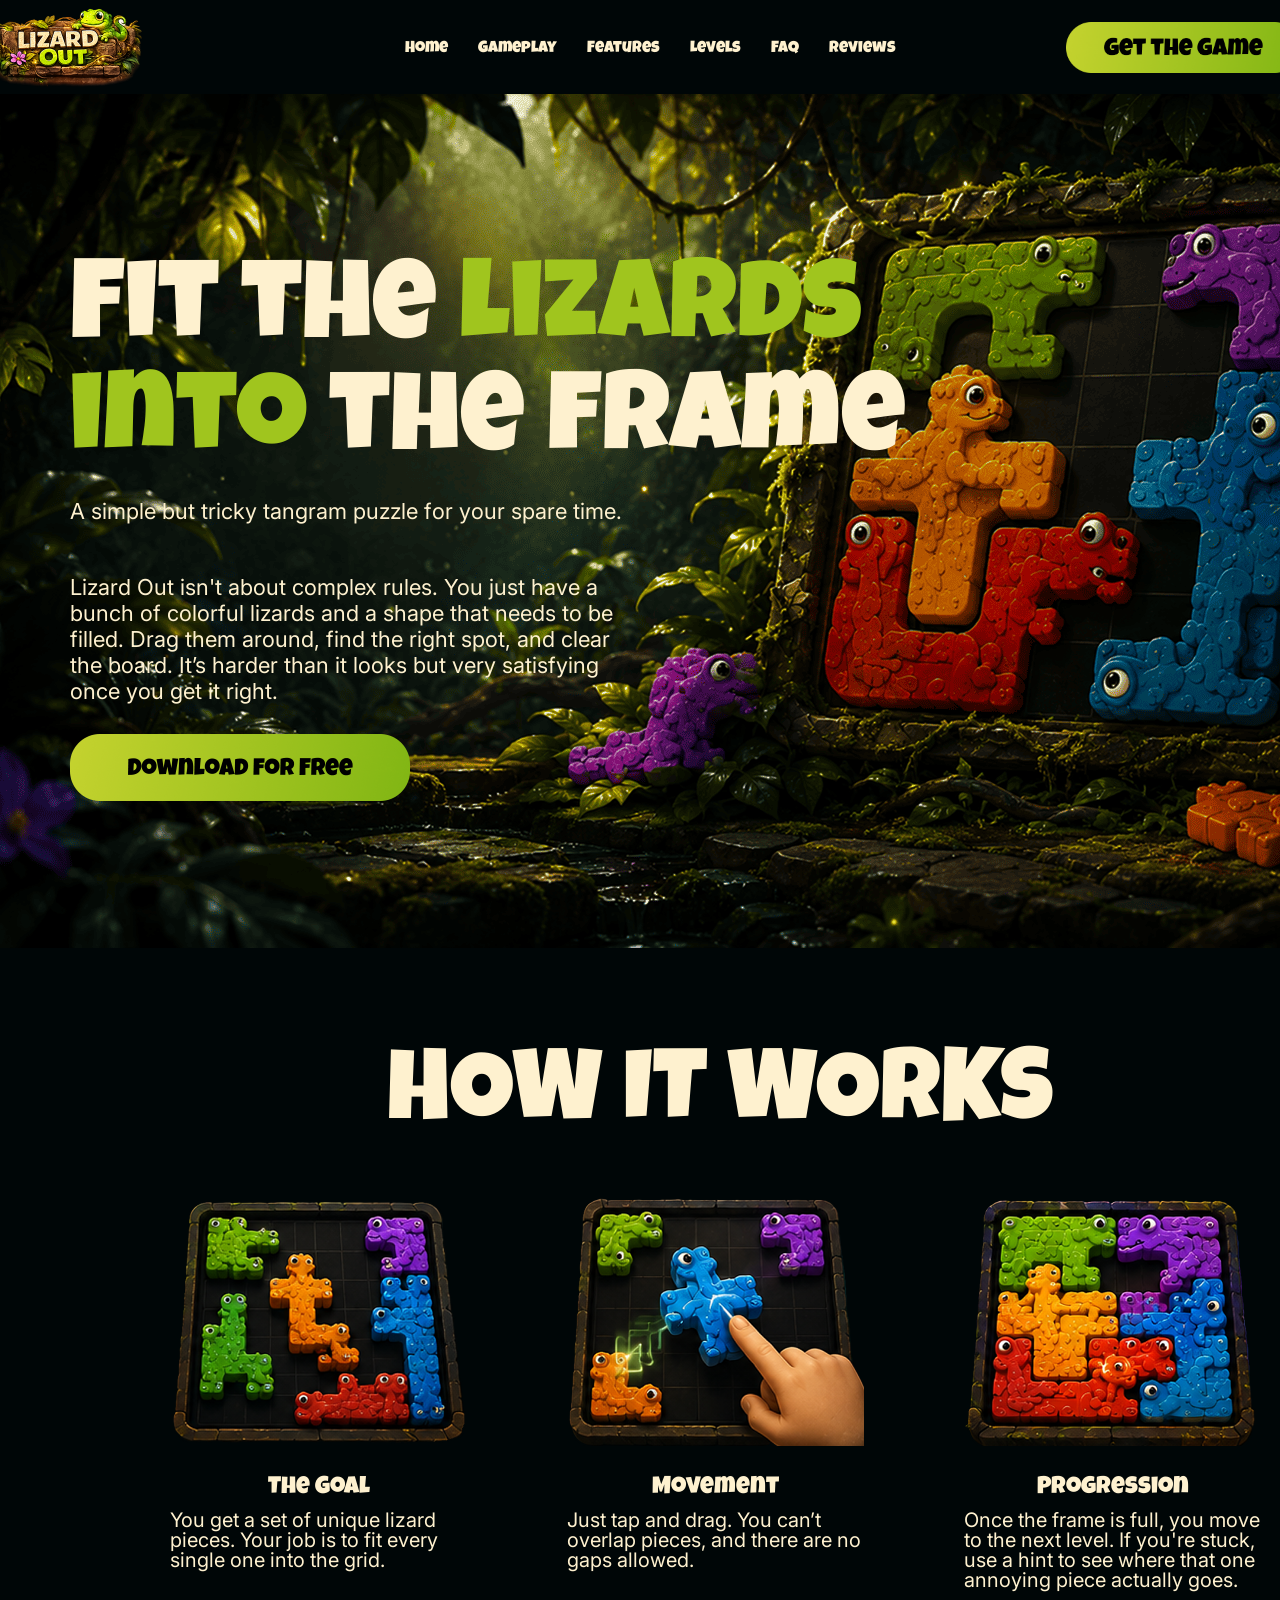
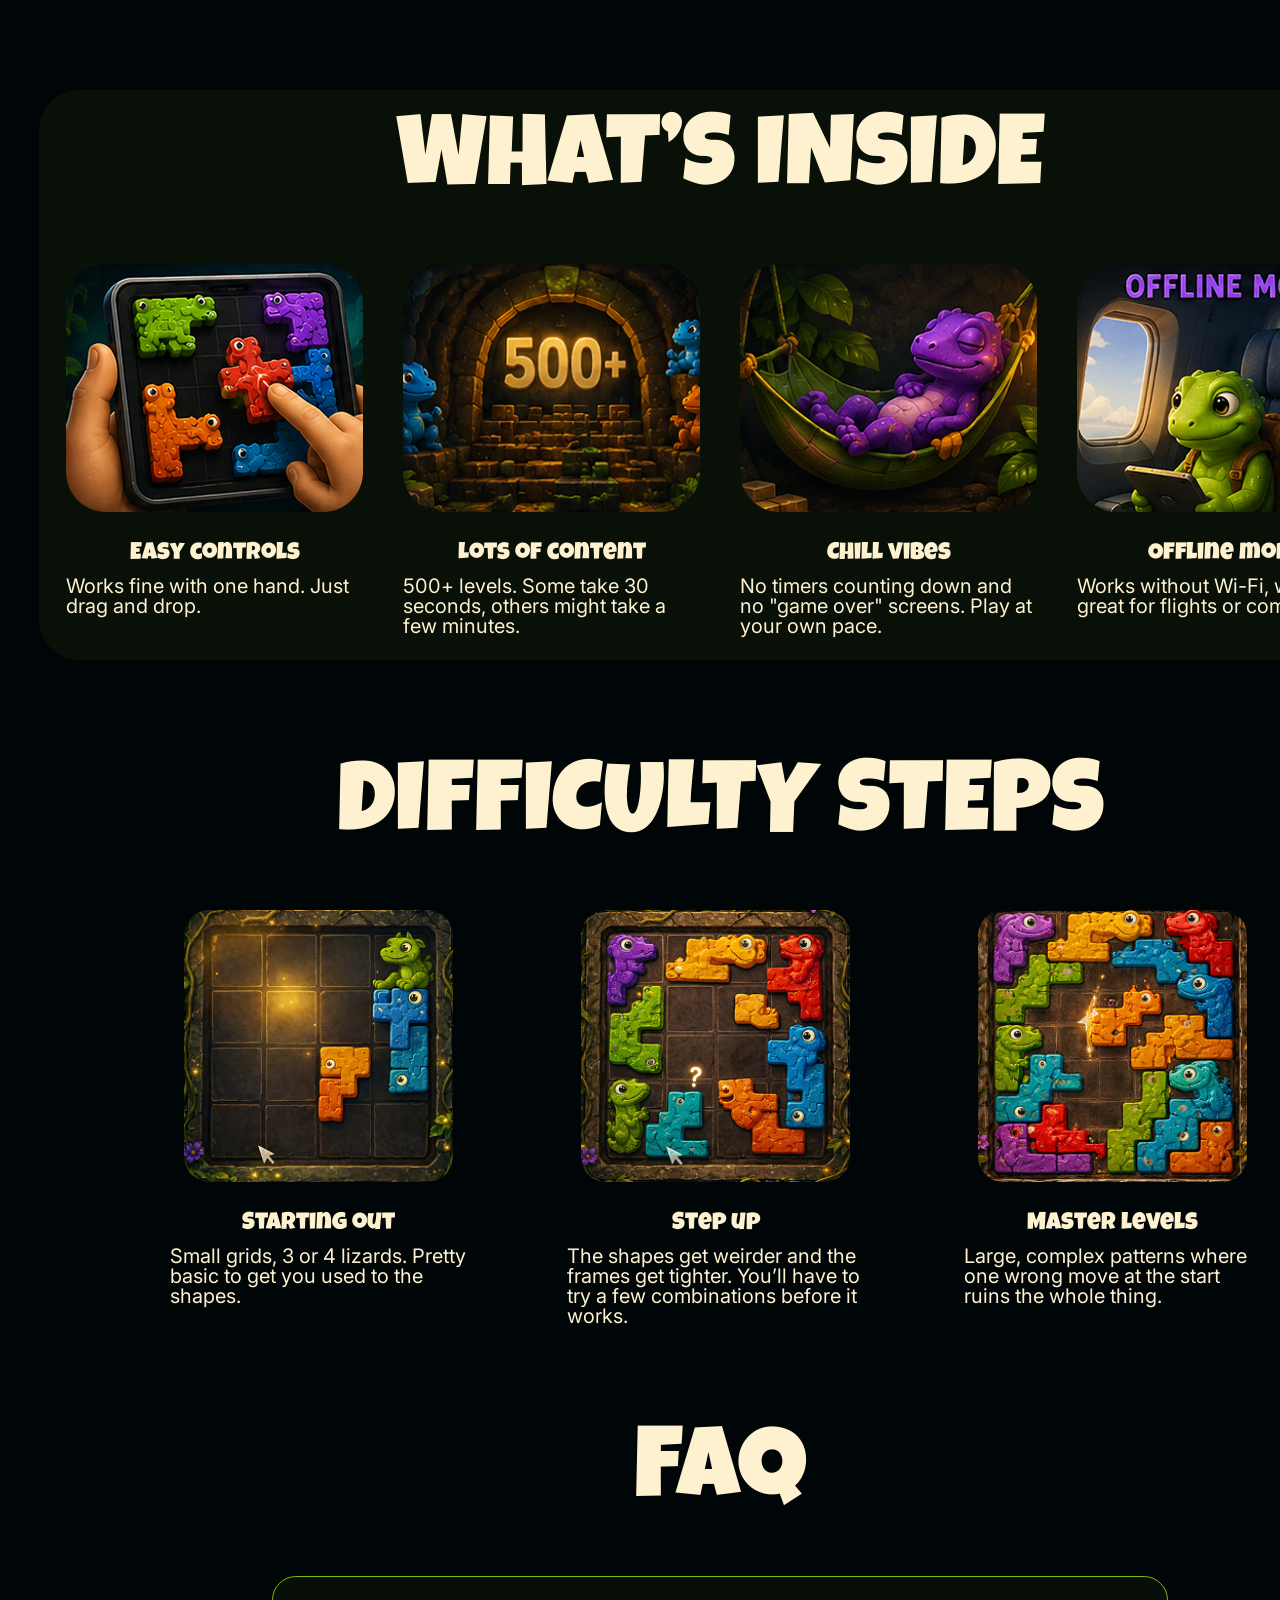
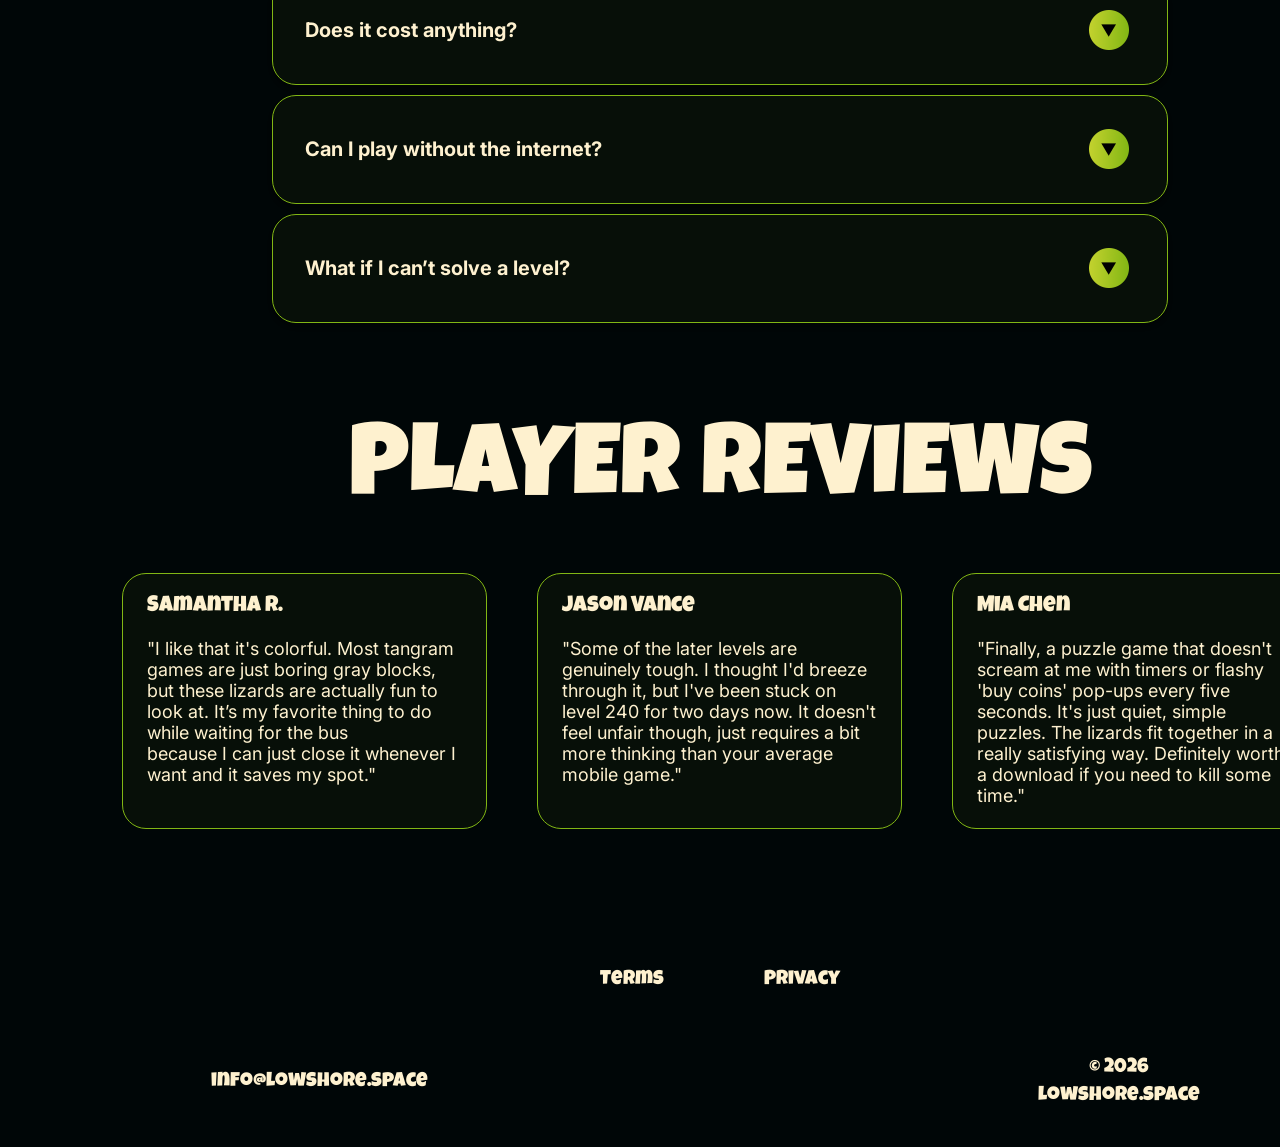
<file: index.html>
<!doctype html>
<html lang="en">
  <head>
    <meta charset="UTF-8" />
    <meta name="viewport" content="width=device-width, initial-scale=1.0" />
    <meta name="description" content="" />
    <title>Lizard Out: Puzzle Escape Game</title>
    <link rel="icon" href="img/1.png" />

    <link rel="stylesheet" type="text/css" href="slick/slick.css" />
    <link rel="stylesheet" href="css/main.css" />
  </head>

  <body>
    <header class="p-o-header">
      <div class="p-o-header-background"></div>
      <nav class="p-o-navigation">
        <ul class="p-o-navigation-list">
          <li class="p-o-navigation-item">
            <a href="/" class="p-o-navigation-link">
              <img
                class="p-o-title-img p-o-navigation-img"
                alt="logo"
                src="img/2.png"
                style="width: 165px"
              />
            </a>
          </li>
          <li class="p-o-navigation-item">
            <a href="/" class="p-o-navigation-link">Home</a>
          </li>

          <li class="p-o-navigation-item">
            <a href="/#why" class="p-o-navigation-link">Gameplay</a>
          </li>
          <li class="p-o-navigation-item">
            <a href="/#uniqueness" class="p-o-navigation-link">Features</a>
          </li>

          <li class="p-o-navigation-item">
            <a href="/#how" class="p-o-navigation-link">Levels</a>
          </li>

          <li class="p-o-navigation-item">
            <a href="/#faq" class="p-o-navigation-link">FAQ</a>
          </li>
          <li class="p-o-navigation-item">
            <a href="/#reviews" class="p-o-navigation-link">Reviews</a>
          </li>
          <li class="p-o-navigation-item">
            <a
              class="p-o-home-link"
              href="https://play.google.com/store/apps/details?id=com.five.game.lizard.out&hl=en&gl=us"
              target="_blank"
            >
              <img
                class="p-o-home-img p-o-navigation-item-desk"
                src="./img/Frame 2 (1).png"
                alt="google play"
              />
            </a>
          </li>
        </ul>

        <div class="p-o-header-button-wrapper">
          <a href="/" class="p-o-policy-terms-header-icon-menu">
            <img
              href="/"
              class="p-o-title-img"
              alt="logo"
              src="img/2.png"
              style="width: 83px"
            />
          </a>

          <button type="button" class="p-o-header-icon-button" data-menu-button>
            <svg
              class="p-o-header-icon p-o-header-icon-menu"
              width="41"
              height="41"
              viewBox="0 0 41 41"
              fill="none"
              xmlns="http://www.w3.org/2000/svg"
            >
              <path
                d="M34.5938 11.96H6.40625C5.69864 11.96 5.125 12.5337 5.125 13.2413C5.125 13.9489 5.69864 14.5225 6.40625 14.5225H34.5938C35.3014 14.5225 35.875 13.9489 35.875 13.2413C35.875 12.5337 35.3014 11.96 34.5938 11.96Z"
                fill="white"
              />
              <path
                d="M29.4688 19.2205H6.40625C5.69864 19.2205 5.125 19.7941 5.125 20.5017C5.125 21.2093 5.69864 21.783 6.40625 21.783H29.4688C30.1764 21.783 30.75 21.2093 30.75 20.5017C30.75 19.7941 30.1764 19.2205 29.4688 19.2205Z"
                fill="white"
              />
              <path
                d="M34.5938 26.4775H6.40625C5.69864 26.4775 5.125 27.0511 5.125 27.7587C5.125 28.4663 5.69864 29.04 6.40625 29.04H34.5938C35.3014 29.04 35.875 28.4663 35.875 27.7587C35.875 27.0511 35.3014 26.4775 34.5938 26.4775Z"
                fill="white"
              />
            </svg>

            <svg
              class="p-o-header-icon p-o-header-icon-close"
              width="41"
              height="41"
              viewBox="0 0 41 41"
              fill="none"
              xmlns="http://www.w3.org/2000/svg"
            >
              <path
                d="M33.4149 5.69082C33.678 5.51541 33.9937 5.43661 34.3083 5.46784C34.6229 5.49908 34.9169 5.63843 35.1403 5.86214C35.3637 6.08585 35.5026 6.3801 35.5334 6.69475C35.5642 7.0094 35.4849 7.32499 35.3091 7.58776L35.1342 7.80096L22.4324 20.5L35.1342 33.2018L35.3091 33.415C35.4833 33.6778 35.5613 33.9928 35.5298 34.3066C35.4983 34.6203 35.3593 34.9135 35.1363 35.1364C34.9134 35.3594 34.6202 35.4984 34.3065 35.5299C33.9927 35.5614 33.6778 35.4834 33.4149 35.3092L33.2017 35.1343L20.4999 22.4325L7.80087 35.1343C7.6748 35.2648 7.52399 35.3689 7.35725 35.4406C7.19051 35.5122 7.01118 35.5499 6.82971 35.5515C6.64825 35.553 6.46829 35.5185 6.30033 35.4497C6.13237 35.381 5.97978 35.2795 5.85146 35.1512C5.72314 35.0229 5.62166 34.8703 5.55294 34.7024C5.48423 34.5344 5.44965 34.3544 5.45122 34.173C5.4528 33.9915 5.4905 33.8122 5.56213 33.6454C5.63375 33.4787 5.73787 33.3279 5.8684 33.2018L18.5675 20.5L5.8684 7.80096L5.69073 7.58776C5.51369 7.32479 5.43356 7.00846 5.46408 6.69292C5.4946 6.37739 5.63386 6.08227 5.85802 5.85811C6.08218 5.63395 6.3773 5.49469 6.69283 5.46417C7.00837 5.43366 7.3247 5.51378 7.58767 5.69082L7.80087 5.86849L20.4999 18.5676L33.2017 5.86849L33.4149 5.69082Z"
                fill="white"
              />
            </svg>
          </button>
        </div>
      </nav>
    </header>

    <main>
      <section class="p-o-home" id="home">
        <div class="p-o-home-container">
          <div class="p-o-home-container-top">
            <h1 class="p-o-home-title">
              Fit the <span>lizards</span> <br />
              <span>into</span> the frame
            </h1>
            <div class="p-o-home-text">
              <p>A simple but tricky tangram puzzle for your spare time.</p>
              <p>
                Lizard Out isn't about complex rules. You just have a bunch of
                colorful lizards and a shape that needs to be filled. Drag them
                around, find the right spot, and clear the board. It’s harder
                than it looks but very satisfying once you get it right.
              </p>
            </div>
            <a
              class="p-o-home-link"
              href="https://play.google.com/store/apps/details?id=com.five.game.lizard.out&hl=en&gl=us"
              target="_blank"
            >
              <img
                class="p-o-home-img"
                src="./img/Frame 2.png"
                alt="google play"
              />
            </a>
          </div>
        </div>
      </section>

      <article class="p-o-why" id="why">
        <span style="display: none"
          >Generated: 2026-05-26, Hash: p-o-qk-p-o-39fd7x</span
        >

        <div class="p-o-why-container">
          <h2 class="p-o-about-title">HOW IT WORKS</h2>
          <dl class="p-o-why-list">
            <div>
              <div class="p-o-why-item">
                <figure class="p-o-why-img">
                  <img class="p-o-why-img" src="img/why/1 (1).png" alt="" />
                </figure>

                <dt class="p-o-why-text-bold">The Goal</dt>
                <dd class="p-o-why-text">
                  You get a set of unique lizard pieces. Your job is to fit
                  every single one into the grid.
                </dd>
              </div>
            </div>
            <div>
              <div class="p-o-why-item">
                <figure class="p-o-why-img">
                  <img class="p-o-why-img" src="img/why/1 (2).png" alt="" />
                </figure>

                <dt class="p-o-why-text-bold">Movement</dt>
                <dd class="p-o-why-text">
                  Just tap and drag. You can’t overlap pieces, and there are no
                  gaps allowed.
                </dd>
              </div>
            </div>
            <div>
              <div class="p-o-why-item">
                <figure class="p-o-why-img">
                  <img class="p-o-why-img" src="img/why/1 (3).png" alt="" />
                </figure>

                <dt class="p-o-why-text-bold">Progression</dt>
                <dd class="p-o-why-text">
                  Once the frame is full, you move to the next level. If you're
                  stuck, use a hint to see where that one annoying piece
                  actually goes.
                </dd>
              </div>
            </div>
          </dl>
          <dl class="p-o-why-lists">
            <div>
              <div class="p-o-why-item">
                <figure class="p-o-why-img">
                  <img class="p-o-why-img" src="img/why/1 (1).png" alt="" />
                </figure>

                <dt class="p-o-why-text-bold">The Goal</dt>
                <dd class="p-o-why-text">
                  You get a set of unique lizard pieces. Your job is to fit
                  every single one into the grid.
                </dd>
              </div>
            </div>
            <div>
              <div class="p-o-why-item">
                <figure class="p-o-why-img">
                  <img class="p-o-why-img" src="img/why/1 (2).png" alt="" />
                </figure>

                <dt class="p-o-why-text-bold">Movement</dt>
                <dd class="p-o-why-text">
                  Just tap and drag. You can’t overlap pieces, and there are no
                  gaps allowed.
                </dd>
              </div>
            </div>
            <div>
              <div class="p-o-why-item">
                <figure class="p-o-why-img">
                  <img class="p-o-why-img" src="img/why/1 (3).png" alt="" />
                </figure>

                <dt class="p-o-why-text-bold">Progression</dt>
                <dd class="p-o-why-text">
                  Once the frame is full, you move to the next level. If you're
                  stuck, use a hint to see where that one annoying piece
                  actually goes.
                </dd>
              </div>
            </div>
          </dl>
          <div class="p-o-gallery-button-container">
            <button class="p-o-gallery-button p-o-why-list-left">
              <img
                class="p-o-gallery-button-icon"
                src="img/why/Group 2.png"
                alt="left button"
              />
            </button>
            <button class="p-o-gallery-button p-o-why-list-right">
              <img
                class="p-o-gallery-button-icon"
                src="img/why/Group 3.png"
                alt="right button"
              />
            </button>
          </div>
        </div>
      </article>
      <section class="p-o-uniqueness" id="uniqueness">
        <div class="p-o-uniqueness-container">
          <h2 class="p-o-about-title">WHAT’S INSIDE</h2>
          <div class="p-o-uniqueness-list">
            <div class="p-o-uniqueness-item">
              <img
                class="p-o-uniqueness-img"
                src="/img/uniqueness/2 (1).png"
                alt=""
              />
              <p class="p-o-why-text-bold">Easy controls</p>
              <p class="p-o-why-text">
                Works fine with one hand. Just drag and drop.
              </p>
            </div>
            <div class="p-o-uniqueness-item">
              <img
                class="p-o-uniqueness-img"
                src="/img/uniqueness/2 (2).png"
                alt=""
              />
              <p class="p-o-why-text-bold">Lots of content</p>
              <p class="p-o-why-text">
                500+ levels. Some take 30 seconds, others might take a few
                minutes.
              </p>
            </div>
            <div class="p-o-uniqueness-item">
              <img
                class="p-o-uniqueness-img"
                src="/img/uniqueness/2 (3).png"
                alt=""
              />
              <p class="p-o-why-text-bold">Chill vibes</p>
              <p class="p-o-why-text">
                No timers counting down and no "game over" screens. Play at your
                own pace.
              </p>
            </div>
            <div class="p-o-uniqueness-item">
              <img
                class="p-o-uniqueness-img"
                src="/img/uniqueness/2 (4).png"
                alt=""
              />
              <p class="p-o-why-text-bold">Offline mode</p>
              <p class="p-o-why-text">
                Works without Wi-Fi, which is great for flights or commutes.
              </p>
            </div>
          </div>
          <div class="p-o-uniqueness-lists p-o-why-lists">
            <div class="p-o-uniqueness-item">
              <img
                class="p-o-uniqueness-img"
                src="/img/uniqueness/2 (1).png"
                alt=""
              />
              <p class="p-o-why-text-bold">Easy controls</p>
              <p class="p-o-why-text">
                Works fine with one hand. Just drag and drop.
              </p>
            </div>
            <div class="p-o-uniqueness-item">
              <img
                class="p-o-uniqueness-img"
                src="/img/uniqueness/2 (2).png"
                alt=""
              />
              <p class="p-o-why-text-bold">Lots of content</p>
              <p class="p-o-why-text">
                500+ levels. Some take 30 seconds, others might take a few
                minutes.
              </p>
            </div>
            <div class="p-o-uniqueness-item">
              <img
                class="p-o-uniqueness-img"
                src="/img/uniqueness/2 (3).png"
                alt=""
              />
              <p class="p-o-why-text-bold">Chill vibes</p>
              <p class="p-o-why-text">
                No timers counting down and no "game over" screens. Play at your
                own pace.
              </p>
            </div>
            <div class="p-o-uniqueness-item">
              <img
                class="p-o-uniqueness-img"
                src="/img/uniqueness/2 (4).png"
                alt=""
              />
              <p class="p-o-why-text-bold">Offline mode</p>
              <p class="p-o-why-text">
                Works without Wi-Fi, which is great for flights or commutes.
              </p>
            </div>
          </div>
          <div class="p-o-gallery-button-container">
            <button class="p-o-gallery-button p-o-uniqueness-list-left">
              <img
                class="p-o-gallery-button-icon"
                src="img/why/Group 2.png"
                alt="left button"
              />
            </button>
            <button class="p-o-gallery-button p-o-uniqueness-list-right">
              <img
                class="p-o-gallery-button-icon"
                src="img/why/Group 3.png"
                alt="right button"
              />
            </button>
          </div>
        </div>
      </section>

      <section class="p-o-how" id="how">
        <div class="p-o-how-container">
          <h2 class="p-o-about-title">DIFFICULTY STEPS</h2>

          <ul class="p-o-how-list">
            <li class="p-o-how-item">
              <img class="p-o-how-img" src="/img/how/3 (1).png" alt="image" />
              <p class="p-o-why-text-bold">Starting out</p>
              <p class="p-o-why-text">
                Small grids, 3 or 4 lizards. Pretty basic to get you used to the
                shapes.
              </p>
            </li>
            <li class="p-o-how-item">
              <img class="p-o-how-img" src="/img/how/3 (2).png" alt="image" />
              <p class="p-o-why-text-bold">Step up</p>
              <p class="p-o-why-text">
                The shapes get weirder and the frames get tighter. You’ll have
                to try a few combinations before it works.
              </p>
            </li>
            <li class="p-o-how-item">
              <img class="p-o-how-img" src="/img/how/3 (3).png" alt="image" />
              <p class="p-o-why-text-bold">Master levels</p>
              <p class="p-o-why-text">
                Large, complex patterns where one wrong move at the start ruins
                the whole thing.
              </p>
            </li>
          </ul>
          <ul class="p-o-why-lists">
            <li class="p-o-how-item">
              <img class="p-o-how-img" src="/img/how/3 (1).png" alt="image" />
              <p class="p-o-why-text-bold">Starting out</p>
              <p class="p-o-why-text">
                Small grids, 3 or 4 lizards. Pretty basic to get you used to the
                shapes.
              </p>
            </li>
            <li class="p-o-how-item">
              <img class="p-o-how-img" src="/img/how/3 (2).png" alt="image" />
              <p class="p-o-why-text-bold">Step up</p>
              <p class="p-o-why-text">
                The shapes get weirder and the frames get tighter. You’ll have
                to try a few combinations before it works.
              </p>
            </li>
            <li class="p-o-how-item">
              <img class="p-o-how-img" src="/img/how/3 (3).png" alt="image" />
              <p class="p-o-why-text-bold">Master levels</p>
              <p class="p-o-why-text">
                Large, complex patterns where one wrong move at the start ruins
                the whole thing.
              </p>
            </li>
          </ul>
          <div class="p-o-gallery-button-container">
            <button class="p-o-gallery-button p-o-how-list-left">
              <img
                class="p-o-gallery-button-icon"
                src="img/why/Group 2.png"
                alt="left button"
              />
            </button>
            <button class="p-o-gallery-button p-o-how-list-right">
              <img
                class="p-o-gallery-button-icon"
                src="img/why/Group 3.png"
                alt="right button"
              />
            </button>
          </div>
        </div>
      </section>
      <section class="p-o-faq" id="faq">
        <div class="p-o-faq-container">
          <h2 class="p-o-about-title">FAQ</h2>
          <ul class="p-o-faq-list">
            <li class="p-o-faq-item">
              <div class="p-o-faq-question" onclick="toggleAnswer(this)">
                <span>Does it cost anything?</span>
                <button class="p-o-toggle-button">
                  <img src="/img/Container.png" alt="Toggle" />
                </button>
              </div>
              <div class="p-o-faq-answer">
                No, the game is free to download. There are optional ads, but
                you can play through all the levels without paying. We wanted to
                keep the core experience accessible for everyone.
              </div>
            </li>
            <li class="p-o-faq-item">
              <div class="p-o-faq-question" onclick="toggleAnswer(this)">
                <span>Can I play without the internet?</span>
                <button class="p-o-toggle-button">
                  <img src="/img/Container.png" alt="Toggle" />
                </button>
              </div>
              <div class="p-o-faq-answer">
                Yes, that's the best part. All the puzzles are stored in the
                app, so you don't need a connection to play. It only needs
                internet if you want to update the game or sync progress.
              </div>
            </li>
            <li class="p-o-faq-item">
              <div class="p-o-faq-question" onclick="toggleAnswer(this)">
                <span>What if I can’t solve a level?</span>
                <button class="p-o-toggle-button">
                  <img src="/img/Container.png" alt="Toggle" />
                </button>
              </div>
              <div class="p-o-faq-answer">
                Don’t worry, every puzzle has a solution. Try removing all
                pieces and starting from a different corner. If that fails, the
                hint button will show you the exact position of one lizard to
                help you finish.
              </div>
            </li>
          </ul>
        </div>
      </section>
      <section class="p-o-reviews" id="reviews">
        <div class="p-o-reviews-container">
          <h2 class="p-o-about-title">PLAYER REVIEWS</h2>
          <ul class="p-o-reviews-list">
            <li class="p-o-reviews-item">
              <p class="p-o-reviews-text-bold">Samantha R.</p>

              <p class="p-o-reviews-text">
                "I like that it's colorful. Most tangram games are just boring
                gray blocks, but these lizards are actually fun to look at. It’s
                my favorite thing to do while waiting for the bus <br />
                because I can just close it whenever I want and it saves my
                spot."
              </p>
            </li>
            <li class="p-o-reviews-item">
              <p class="p-o-reviews-text-bold">Jason Vance</p>

              <p class="p-o-reviews-text">
                "Some of the later levels are genuinely tough. I thought I'd
                breeze through it, but I've been stuck on level 240 for two days
                now. It doesn't feel unfair though, just requires a bit more
                thinking than your average mobile game."
              </p>
            </li>
            <li class="p-o-reviews-item">
              <p class="p-o-reviews-text-bold">Mia Chen</p>

              <p class="p-o-reviews-text">
                "Finally, a puzzle game that doesn't scream at me with timers or
                flashy 'buy coins' pop-ups every five seconds. It's just quiet,
                simple puzzles. The lizards fit together in a really satisfying
                way. Definitely worth a download if you need to kill some time."
              </p>
            </li>
          </ul>
          <ul class="p-o-reviews-lists">
            <li class="p-o-reviews-item">
              <p class="p-o-reviews-text-bold">Samantha R.</p>

              <p class="p-o-reviews-text">
                "I like that it's colorful. Most tangram games are just boring
                gray blocks, but these lizards are actually fun to look at. It’s
                my favorite thing to do while waiting for the bus <br />
                because I can just close it whenever I want and it saves my
                spot."
              </p>
            </li>
            <li class="p-o-reviews-item">
              <p class="p-o-reviews-text-bold">Jason Vance</p>

              <p class="p-o-reviews-text">
                "Some of the later levels are genuinely tough. I thought I'd
                breeze through it, but I've been stuck on level 240 for two days
                now. It doesn't feel unfair though, just requires a bit more
                thinking than your average mobile game."
              </p>
            </li>
            <li class="p-o-reviews-item">
              <p class="p-o-reviews-text-bold">Mia Chen</p>

              <p class="p-o-reviews-text">
                "Finally, a puzzle game that doesn't scream at me with timers or
                flashy 'buy coins' pop-ups every five seconds. It's just quiet,
                simple puzzles. The lizards fit together in a really satisfying
                way. Definitely worth a download if you need to kill some time."
              </p>
            </li>
          </ul>
          <div class="p-o-gallery-button-container">
            <button class="p-o-gallery-button p-o-reviews-list-left">
              <img
                class="p-o-gallery-button-icon"
                src="img/why/Group 2.png"
                alt="left button"
              />
            </button>
            <button class="p-o-gallery-button p-o-reviews-list-right">
              <img
                class="p-o-gallery-button-icon"
                src="img/why/Group 3.png"
                alt="right button"
              />
            </button>
          </div>
        </div>
      </section>
    </main>
    <footer class="p-o-footer" style="margin: auto">
      <div class="p-o-footer-container">
        <div class="p-o-footer-wrapper">
          <a class="p-o-footer-text" href="/terms.html">Terms </a>
          <a class="p-o-footer-text" href="/policy.html">Privacy</a>
        </div>
        <div class="p-o-footer-wrapper p-o-footer-wrapper-two">
          <a class="p-o-footer-text" href="mailto:info@lowshore.space"
            ><span class="p-o-footer-text">info@lowshore.space</span></a
          >
          <p class="p-o-footer-copyright">© 2026 lowshore.space</p>
        </div>
      </div>
    </footer>
    <script src="js/mobile-menu.js"></script>
    <script src="js/jquery-loc-p-o-0.js"></script>
    <script type="text/javascript" src="slick/slick.min.js"></script>
    <script src="js/slick.js"></script>
  </body>
</html>
</file>
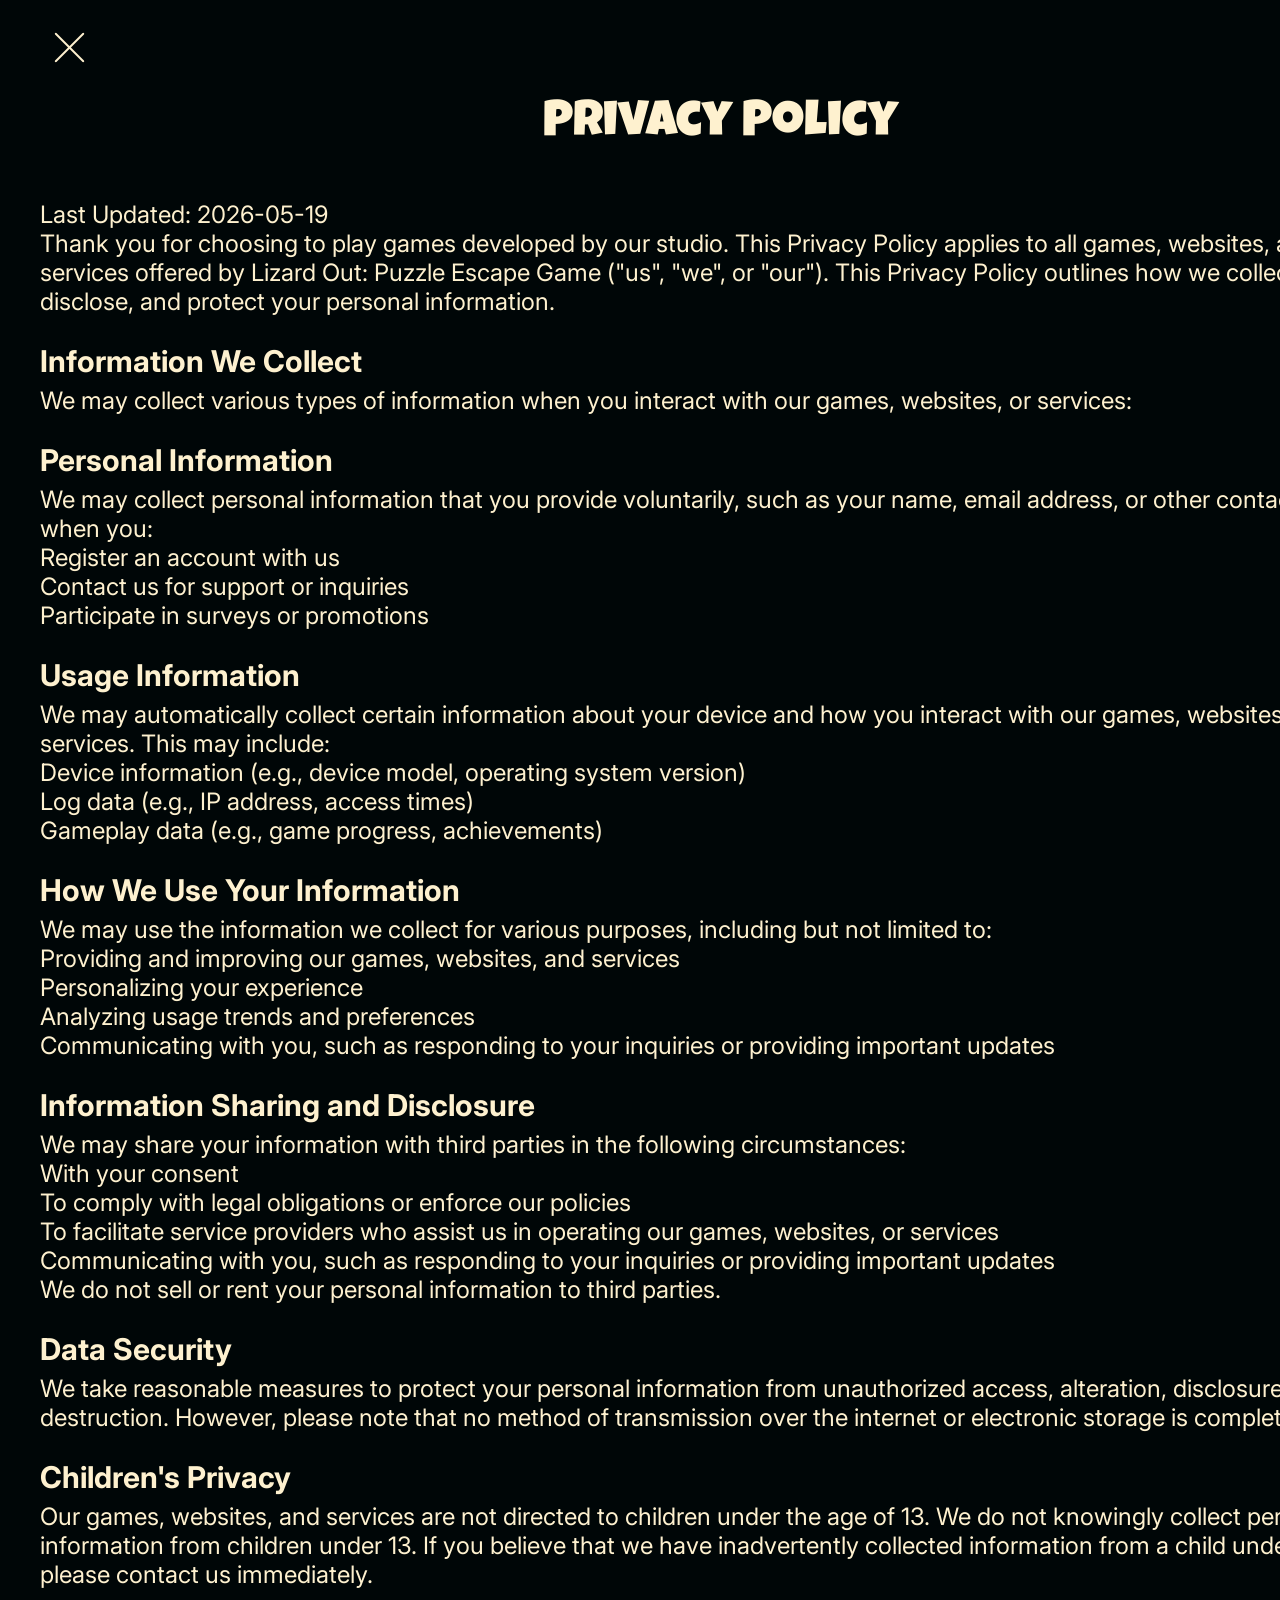
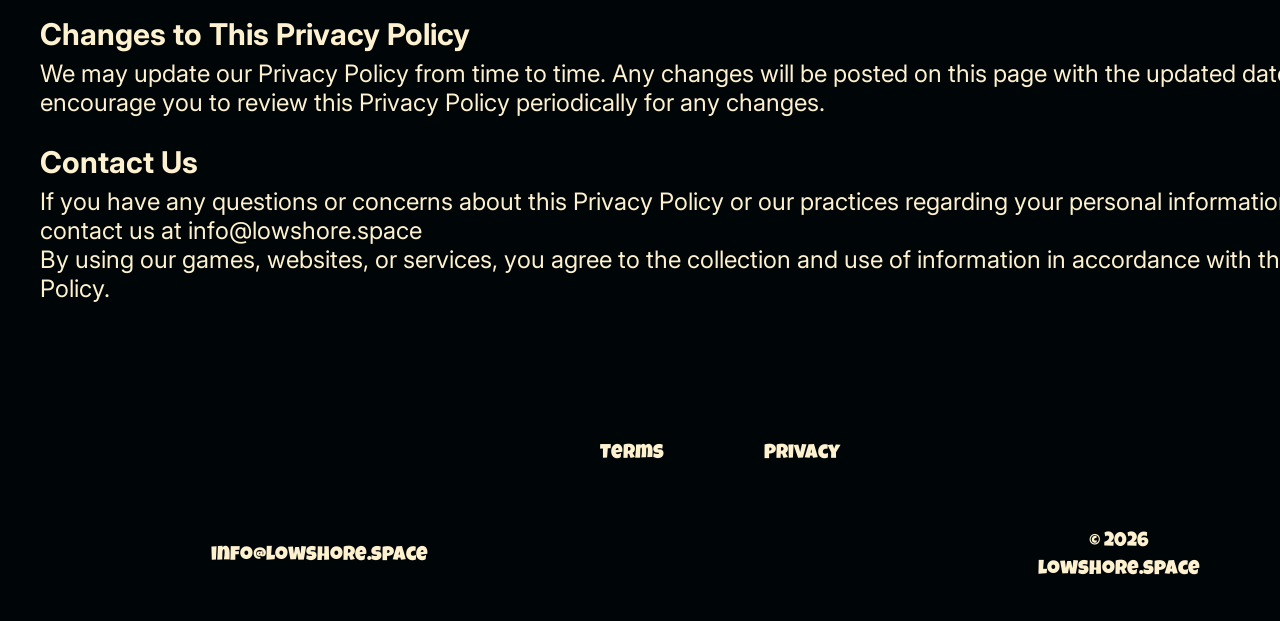
<file: policy.html>
<!doctype html>
<html lang="en">
  <head>
    <meta charset="UTF-8" />
    <meta name="viewport" content="width=device-width, initial-scale=1.0" />

    <title>Privacy Policy</title>
    <link rel="icon" href="img/1.png" />

    <link rel="stylesheet" type="text/css" href="slick/slick.css" />
    <link rel="stylesheet" href="css/main.css" />
  </head>

  <body>
    <header class="p-o-header p-o-header-terms">
      <div class="p-o-header-background"></div>
      <nav class="p-o-navigation">
        <ul class="p-o-navigation-list-terms">
          <li class="p-o-navigation-item">
            <a href="/">
              <img
                class="p-o-header-terms-img"
                alt="logo"
                src="img/akar-icons_cross.png"
              />
            </a>
          </li>
        </ul>
      </nav>
    </header>
    <main>
      <div class="p-o-policy-terms-container">
        <h1>Privacy Policy</h1>
        <p>Last Updated: <span class="date">2026-05-19</span></p>

        <p>
          Thank you for choosing to play games developed by our studio. This
          Privacy Policy applies to all games, websites, and related services
          offered by
          <span class="name">Lizard Out: Puzzle Escape Game</span> ("us", "we",
          or "our"). This Privacy Policy outlines how we collect, use, disclose,
          and protect your personal information.
        </p>

        <section>
          <h2>Information We Collect</h2>
          <p>
            We may collect various types of information when you interact with
            our games, websites, or services:
          </p>
        </section>

        <section>
          <h2>Personal Information</h2>
          <p>
            We may collect personal information that you provide voluntarily,
            such as your name, email address, or other contact details when you:
          </p>
          <ul>
            <li>Register an account with us</li>
            <li>Contact us for support or inquiries</li>
            <li>Participate in surveys or promotions</li>
          </ul>
        </section>

        <section>
          <h2>Usage Information</h2>
          <p>
            We may automatically collect certain information about your device
            and how you interact with our games, websites, or services. This may
            include:
          </p>
          <ul>
            <li>
              Device information (e.g., device model, operating system version)
            </li>
            <li>Log data (e.g., IP address, access times)</li>
            <li>Gameplay data (e.g., game progress, achievements)</li>
          </ul>
        </section>

        <section>
          <h2>How We Use Your Information</h2>
          <p>
            We may use the information we collect for various purposes,
            including but not limited to:
          </p>
          <ul>
            <li>Providing and improving our games, websites, and services</li>
            <li>Personalizing your experience</li>
            <li>Analyzing usage trends and preferences</li>
            <li>
              Communicating with you, such as responding to your inquiries or
              providing important updates
            </li>
          </ul>
        </section>

        <section>
          <h2>Information Sharing and Disclosure</h2>
          <p>
            We may share your information with third parties in the following
            circumstances:
          </p>
          <ul>
            <li>With your consent</li>
            <li>To comply with legal obligations or enforce our policies</li>
            <li>
              To facilitate service providers who assist us in operating our
              games, websites, or services
            </li>
            <li>
              Communicating with you, such as responding to your inquiries or
              providing important updates
            </li>
          </ul>
          <p>
            We do not sell or rent your personal information to third parties.
          </p>
        </section>

        <section>
          <h2>Data Security</h2>
          <p>
            We take reasonable measures to protect your personal information
            from unauthorized access, alteration, disclosure, or destruction.
            However, please note that no method of transmission over the
            internet or electronic storage is completely secure.
          </p>
        </section>

        <section>
          <h2>Children's Privacy</h2>
          <p>
            Our games, websites, and services are not directed to children under
            the age of 13. We do not knowingly collect personal information from
            children under 13. If you believe that we have inadvertently
            collected information from a child under 13, please contact us
            immediately.
          </p>
        </section>

        <section>
          <h2>Changes to This Privacy Policy</h2>
          <p>
            We may update our Privacy Policy from time to time. Any changes will
            be posted on this page with the updated date. We encourage you to
            review this Privacy Policy periodically for any changes.
          </p>
        </section>

        <section>
          <h2>Contact Us</h2>
          <p>
            If you have any questions or concerns about this Privacy Policy or
            our practices regarding your personal information, please contact us
            at
            <a href="mailto:info@lowshore.space"
              ><span class="domain">info@lowshore.space</span></a
            >
          </p>
          <p>
            By using our games, websites, or services, you agree to the
            collection and use of information in accordance with this Privacy
            Policy.
          </p>
        </section>
      </div>
    </main>

    <footer class="p-o-footer" style="margin: auto">
      <div class="p-o-footer-container">
        <div class="p-o-footer-wrapper">
          <a class="p-o-footer-text" href="/terms.html">Terms </a>
          <a class="p-o-footer-text" href="/policy.html">Privacy</a>
        </div>
        <div class="p-o-footer-wrapper p-o-footer-wrapper-two">
          <a class="p-o-footer-text" href="mailto:info@lowshore.space"
            ><span class="p-o-footer-text">info@lowshore.space</span></a
          >
          <p class="p-o-footer-copyright">© 2026 lowshore.space</p>
        </div>
      </div>
    </footer>
    <script src="js/mobile-menu.js"></script>
  </body>
</html>
</file>
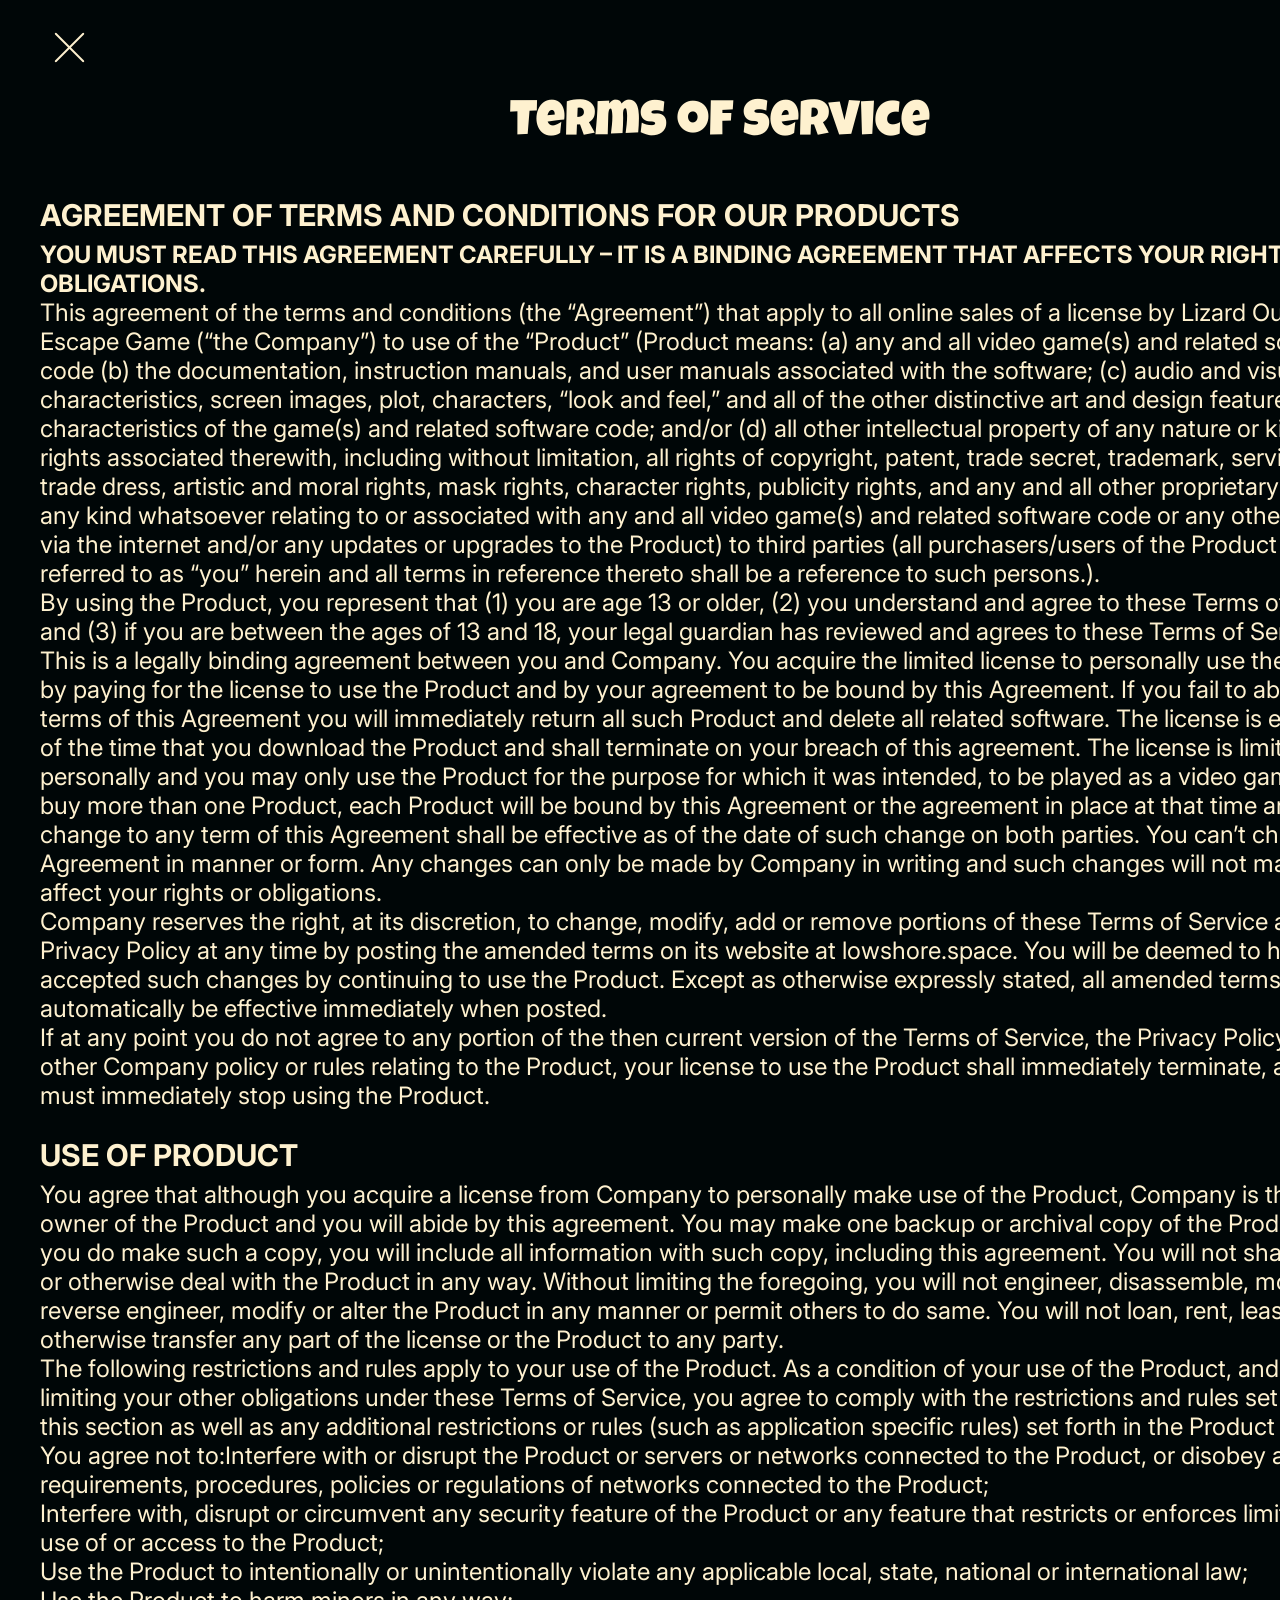
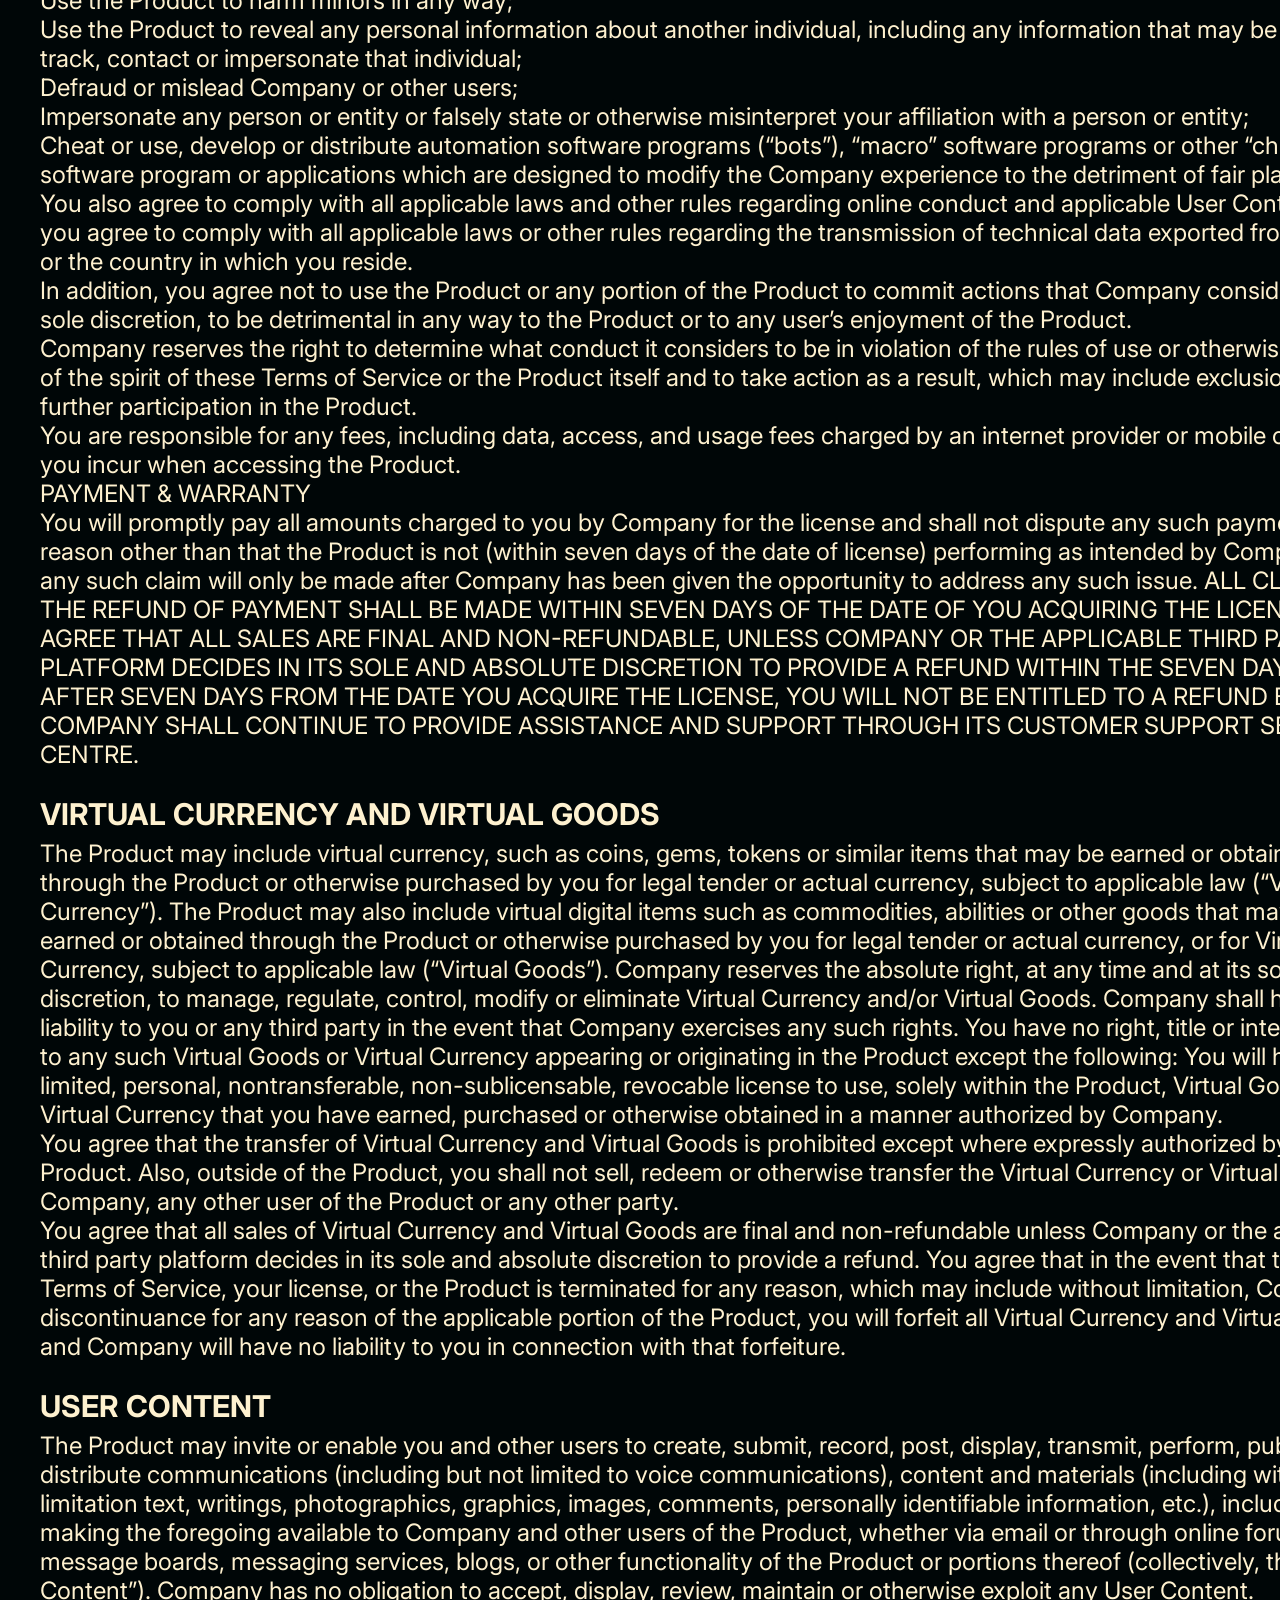
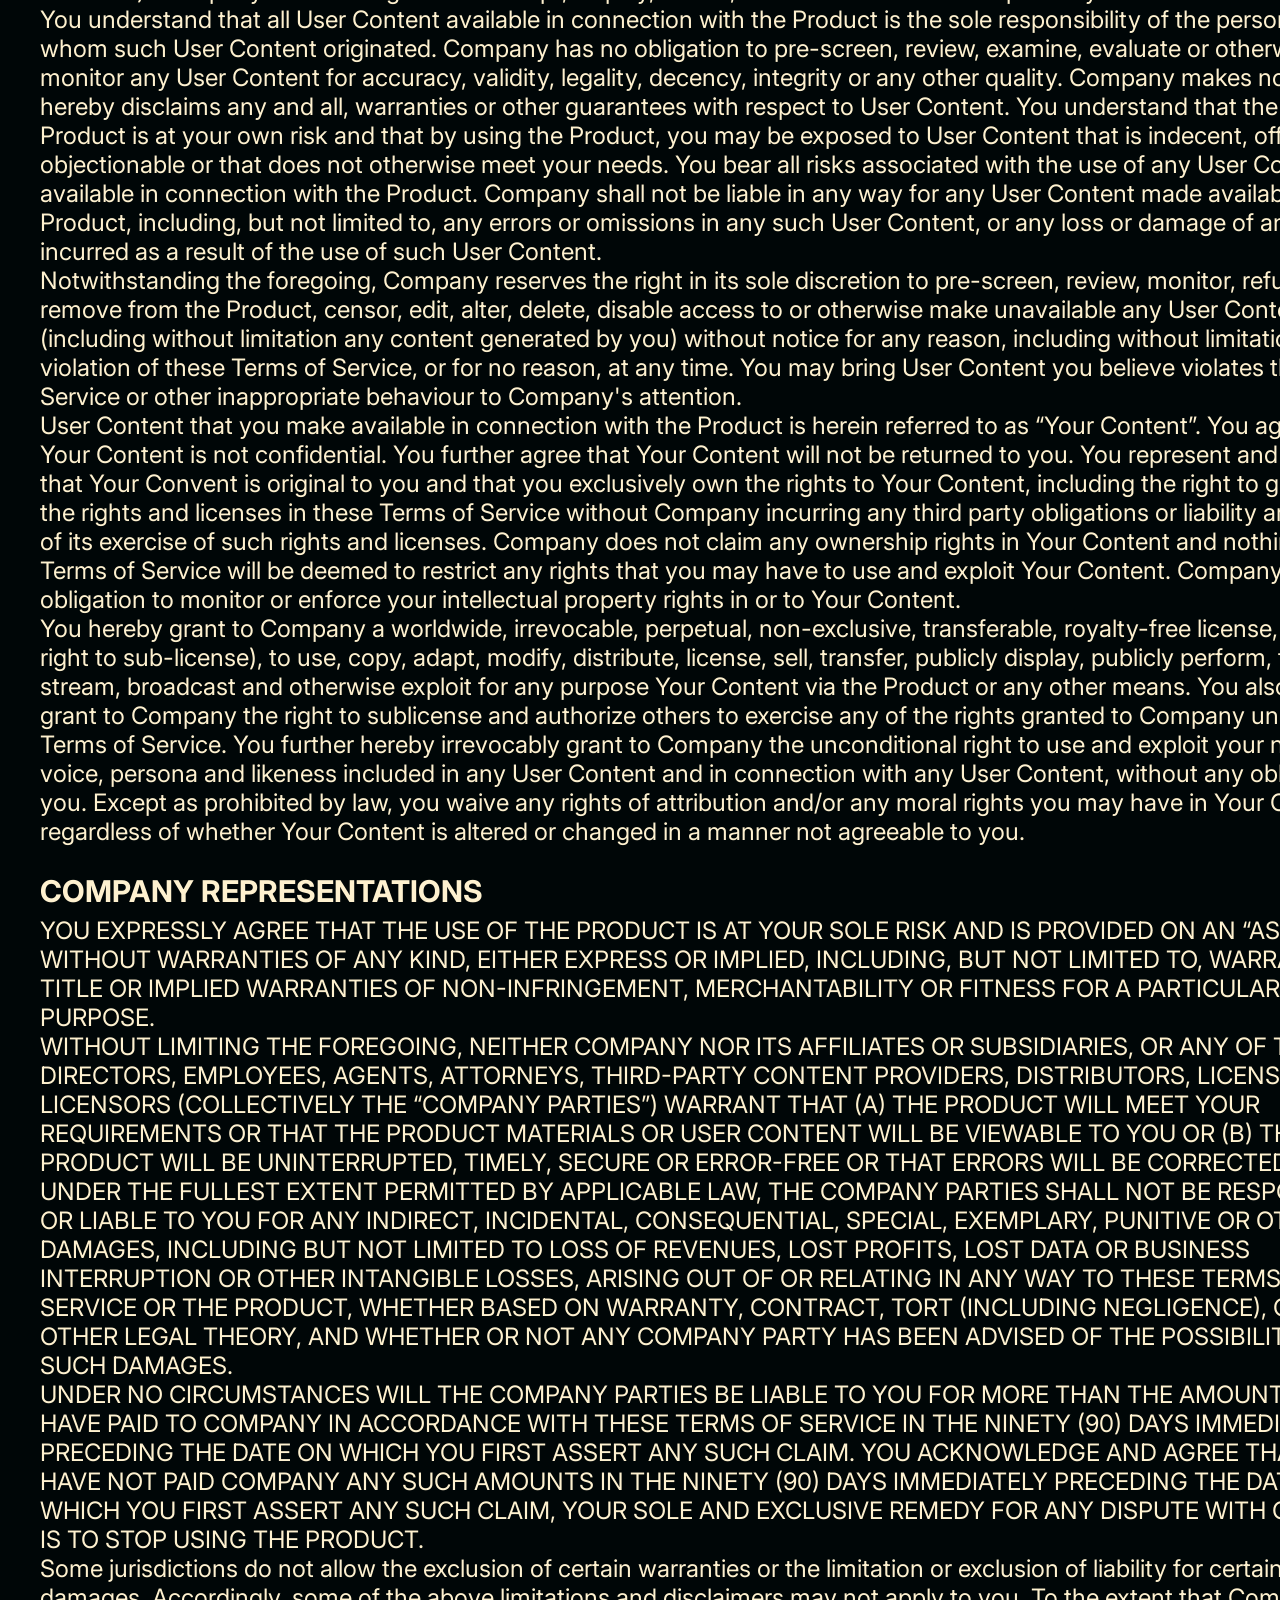
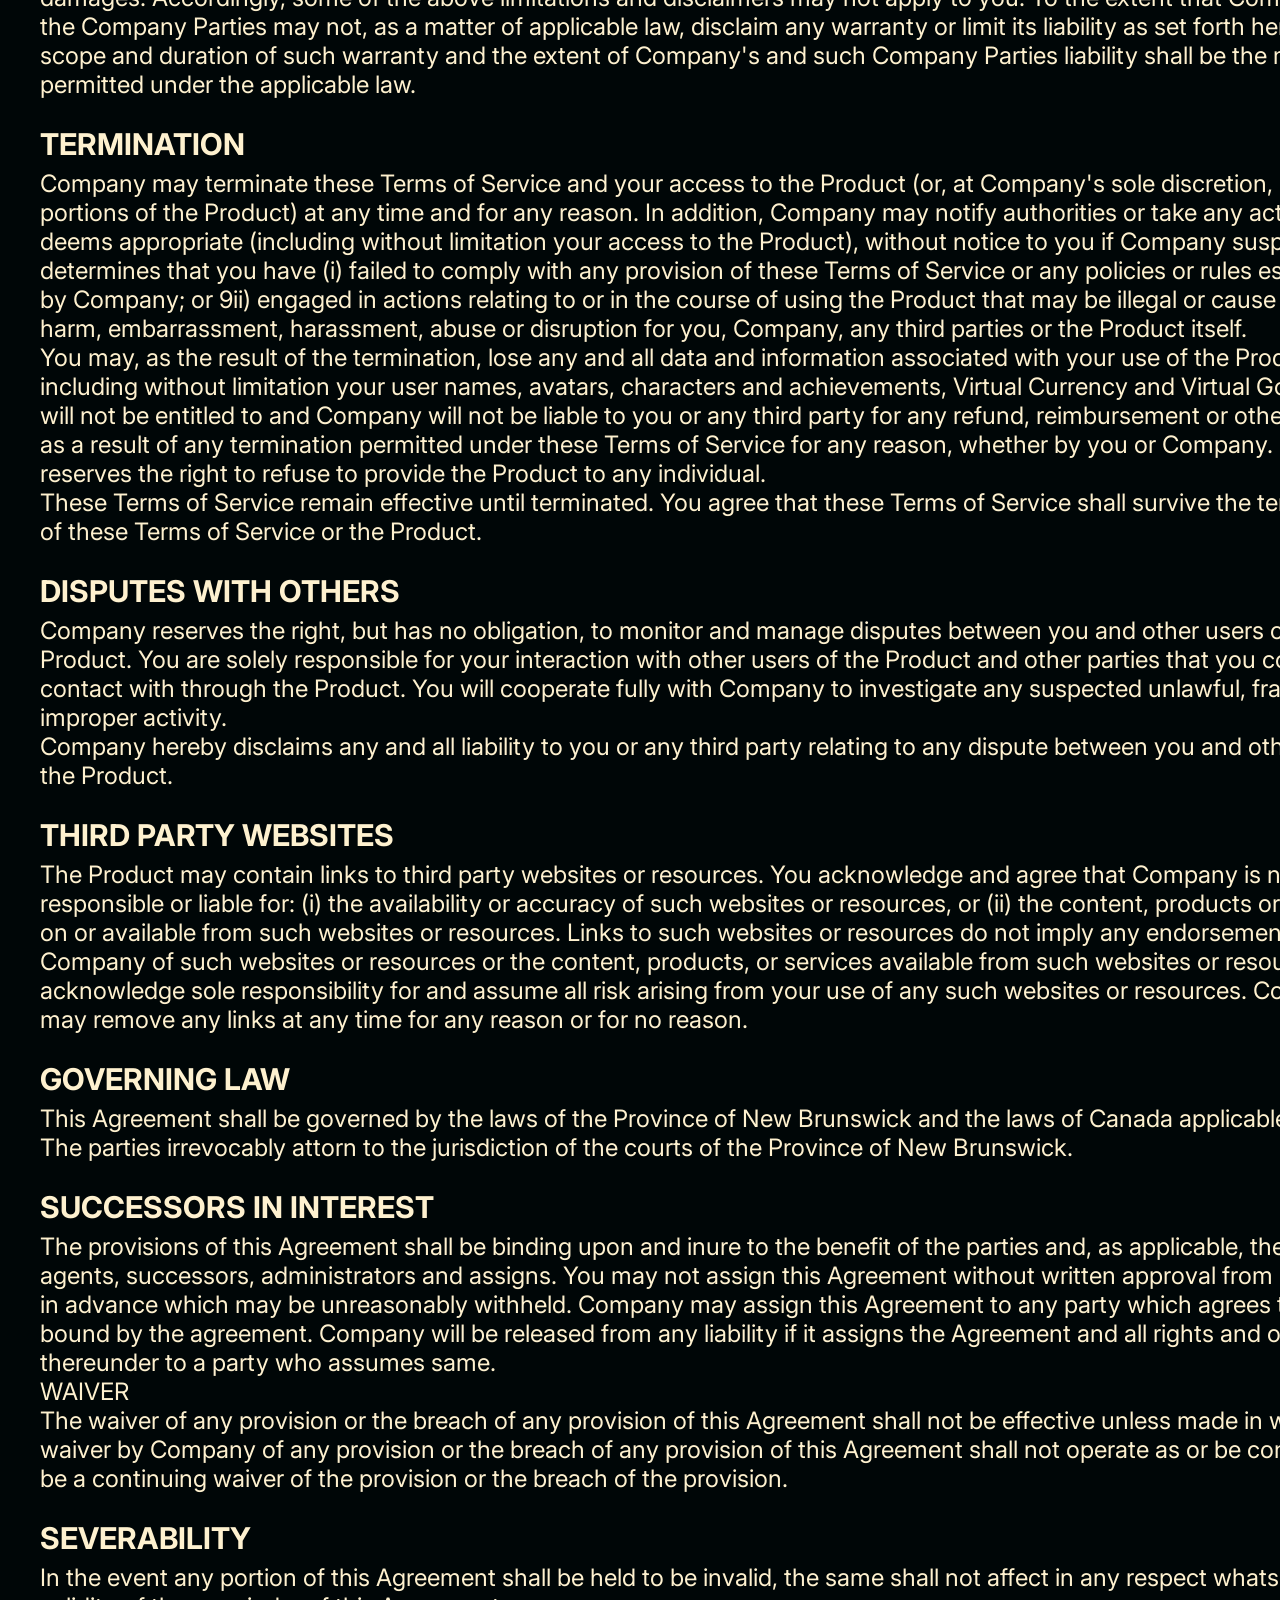
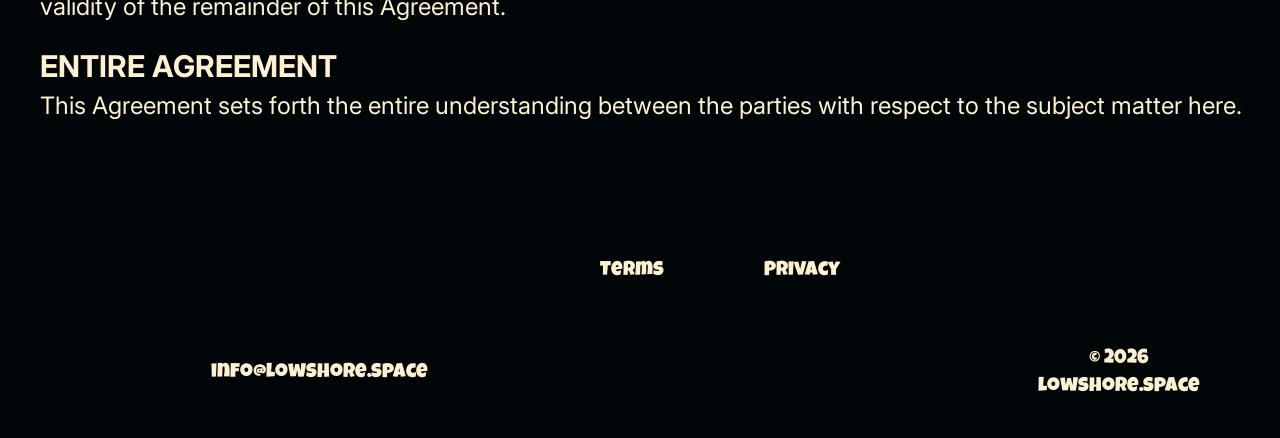
<file: terms.html>
<!doctype html>
<html lang="en">
  <head>
    <meta charset="UTF-8" />
    <meta name="viewport" content="width=device-width, initial-scale=1.0" />

    <title>Terms of Service</title>
    <link rel="icon" href="img/1.png" />

    <link rel="stylesheet" type="text/css" href="slick/slick.css" />
    <link rel="stylesheet" href="css/main.css" />
  </head>

  <body>
    <header class="p-o-header p-o-header-terms">
      <div class="p-o-header-background"></div>
      <nav class="p-o-navigation">
        <ul class="p-o-navigation-list-terms">
          <li class="p-o-navigation-item">
            <a href="/">
              <img
                class="p-o-header-terms-img"
                alt="logo"
                src="img/akar-icons_cross.png"
              />
            </a>
          </li>
        </ul>
      </nav>
    </header>
    <main>
      <section>
        <div class="p-o-policy-terms-container">
          <h1>Terms of Service</h1>

          <h2>AGREEMENT OF TERMS AND CONDITIONS FOR OUR PRODUCTS</h2>
          <p>
            <strong
              >YOU MUST READ THIS AGREEMENT CAREFULLY – IT IS A BINDING
              AGREEMENT THAT AFFECTS YOUR RIGHTS AND OBLIGATIONS.</strong
            >
          </p>
          <p>
            This agreement of the terms and conditions (the “Agreement”) that
            apply to all online sales of a license by
            <span class="name">Lizard Out: Puzzle Escape Game</span> (“the
            Company”) to use of the “Product” (Product means: (a) any and all
            video game(s) and related software code (b) the documentation,
            instruction manuals, and user manuals associated with the software;
            (c) audio and visual characteristics, screen images, plot,
            characters, “look and feel,” and all of the other distinctive art
            and design features and characteristics of the game(s) and related
            software code; and/or (d) all other intellectual property of any
            nature or kind and all rights associated therewith, including
            without limitation, all rights of copyright, patent, trade secret,
            trademark, service mark, trade dress, artistic and moral rights,
            mask rights, character rights, publicity rights, and any and all
            other proprietary rights of any kind whatsoever relating to or
            associated with any and all video game(s) and related software code
            or any other item sold via the internet and/or any updates or
            upgrades to the Product) to third parties (all purchasers/users of
            the Product shall be referred to as “you” herein and all terms in
            reference thereto shall be a reference to such persons.).
          </p>
          <p>
            By using the Product, you represent that (1) you are age 13 or
            older, (2) you understand and agree to these Terms of Service, and
            (3) if you are between the ages of 13 and 18, your legal guardian
            has reviewed and agrees to these Terms of Service.
          </p>
          <p>
            This is a legally binding agreement between you and Company. You
            acquire the limited license to personally use the Product by paying
            for the license to use the Product and by your agreement to be bound
            by this Agreement. If you fail to abide by the terms of this
            Agreement you will immediately return all such Product and delete
            all related software. The license is effective as of the time that
            you download the Product and shall terminate on your breach of this
            agreement. The license is limited to you personally and you may only
            use the Product for the purpose for which it was intended, to be
            played as a video game. If you buy more than one Product, each
            Product will be bound by this Agreement or the agreement in place at
            that time and any change to any term of this Agreement shall be
            effective as of the date of such change on both parties. You can’t
            change this Agreement in manner or form. Any changes can only be
            made by Company in writing and such changes will not materially
            affect your rights or obligations.
          </p>
          <p>
            Company reserves the right, at its discretion, to change, modify,
            add or remove portions of these Terms of Service and its Privacy
            Policy at any time by posting the amended terms on its website at
            <span class="app-domain">lowshore.space</span>. You will be deemed
            to have accepted such changes by continuing to use the Product.
            Except as otherwise expressly stated, all amended terms shall
            automatically be effective immediately when posted.
          </p>
          <p>
            If at any point you do not agree to any portion of the then current
            version of the Terms of Service, the Privacy Policy, or any other
            Company policy or rules relating to the Product, your license to use
            the Product shall immediately terminate, and you must immediately
            stop using the Product.
          </p>
          <h2>USE OF PRODUCT</h2>
          <p>
            You agree that although you acquire a license from Company to
            personally make use of the Product, Company is the sole owner of the
            Product and you will abide by this agreement. You may make one
            backup or archival copy of the Product and, if you do make such a
            copy, you will include all information with such copy, including
            this agreement. You will not share, transfer or otherwise deal with
            the Product in any way. Without limiting the foregoing, you will not
            engineer, disassemble, modify, reverse engineer, modify or alter the
            Product in any manner or permit others to do same. You will not
            loan, rent, lease or otherwise transfer any part of the license or
            the Product to any party.
          </p>
          <p>
            The following restrictions and rules apply to your use of the
            Product. As a condition of your use of the Product, and without
            limiting your other obligations under these Terms of Service, you
            agree to comply with the restrictions and rules set forth in this
            section as well as any additional restrictions or rules (such as
            application specific rules) set forth in the Product itself.
          </p>
          <ul>
            <li>
              You agree not to:Interfere with or disrupt the Product or servers
              or networks connected to the Product, or disobey any requirements,
              procedures, policies or regulations of networks connected to the
              Product;
            </li>
            <li>
              Interfere with, disrupt or circumvent any security feature of the
              Product or any feature that restricts or enforces limitations on
              use of or access to the Product;
            </li>
            <li>
              Use the Product to intentionally or unintentionally violate any
              applicable local, state, national or international law;
            </li>
            <li>Use the Product to harm minors in any way;</li>
            <li>
              Use the Product to reveal any personal information about another
              individual, including any information that may be used to track,
              contact or impersonate that individual;
            </li>
            <li>Defraud or mislead Company or other users;</li>
            <li>
              Impersonate any person or entity or falsely state or otherwise
              misinterpret your affiliation with a person or entity;
            </li>
            <li>
              Cheat or use, develop or distribute automation software programs
              (“bots”), “macro” software programs or other “cheat utility”
              software program or applications which are designed to modify the
              Company experience to the detriment of fair play.
            </li>
          </ul>
          <p>
            You also agree to comply with all applicable laws and other rules
            regarding online conduct and applicable User Content, and you agree
            to comply with all applicable laws or other rules regarding the
            transmission of technical data exported from Canada or the country
            in which you reside.
          </p>
          <p>
            In addition, you agree not to use the Product or any portion of the
            Product to commit actions that Company considers, in its sole
            discretion, to be detrimental in any way to the Product or to any
            user’s enjoyment of the Product.
          </p>
          <p>
            Company reserves the right to determine what conduct it considers to
            be in violation of the rules of use or otherwise outside of the
            spirit of these Terms of Service or the Product itself and to take
            action as a result, which may include exclusion from further
            participation in the Product.
          </p>
          <p>
            You are responsible for any fees, including data, access, and usage
            fees charged by an internet provider or mobile carrier, that you
            incur when accessing the Product.
          </p>
          <p>PAYMENT &amp; WARRANTY</p>
          <p>
            You will promptly pay all amounts charged to you by Company for the
            license and shall not dispute any such payment for any reason other
            than that the Product is not (within seven days of the date of
            license) performing as intended by Company; and any such claim will
            only be made after Company has been given the opportunity to address
            any such issue. ALL CLAIMS FOR THE REFUND OF PAYMENT SHALL BE MADE
            WITHIN SEVEN DAYS OF THE DATE OF YOU ACQUIRING THE LICENSE. YOU
            AGREE THAT ALL SALES ARE FINAL AND NON-REFUNDABLE, UNLESS COMPANY OR
            THE APPLICABLE THIRD PARTY PLATFORM DECIDES IN ITS SOLE AND ABSOLUTE
            DISCRETION TO PROVIDE A REFUND WITHIN THE SEVEN DAY PERIOD. AFTER
            SEVEN DAYS FROM THE DATE YOU ACQUIRE THE LICENSE, YOU WILL NOT BE
            ENTITLED TO A REFUND BUT COMPANY SHALL CONTINUE TO PROVIDE
            ASSISTANCE AND SUPPORT THROUGH ITS CUSTOMER SUPPORT SERVICE CENTRE.
          </p>
          <h2>VIRTUAL CURRENCY AND VIRTUAL GOODS</h2>
          <p>
            The Product may include virtual currency, such as coins, gems,
            tokens or similar items that may be earned or obtained through the
            Product or otherwise purchased by you for legal tender or actual
            currency, subject to applicable law (“Virtual Currency”). The
            Product may also include virtual digital items such as commodities,
            abilities or other goods that may be earned or obtained through the
            Product or otherwise purchased by you for legal tender or actual
            currency, or for Virtual Currency, subject to applicable law
            (“Virtual Goods”). Company reserves the absolute right, at any time
            and at its sole discretion, to manage, regulate, control, modify or
            eliminate Virtual Currency and/or Virtual Goods. Company shall have
            no liability to you or any third party in the event that Company
            exercises any such rights. You have no right, title or interest in
            or to any such Virtual Goods or Virtual Currency appearing or
            originating in the Product except the following: You will have a
            limited, personal, nontransferable, non-sublicensable, revocable
            license to use, solely within the Product, Virtual Goods and Virtual
            Currency that you have earned, purchased or otherwise obtained in a
            manner authorized by Company.
          </p>
          <p>
            You agree that the transfer of Virtual Currency and Virtual Goods is
            prohibited except where expressly authorized by the Product. Also,
            outside of the Product, you shall not sell, redeem or otherwise
            transfer the Virtual Currency or Virtual Goods to Company, any other
            user of the Product or any other party.
          </p>
          <p>
            You agree that all sales of Virtual Currency and Virtual Goods are
            final and non-refundable unless Company or the applicable third
            party platform decides in its sole and absolute discretion to
            provide a refund. You agree that in the event that these Terms of
            Service, your license, or the Product is terminated for any reason,
            which may include without limitation, Company's discontinuance for
            any reason of the applicable portion of the Product, you will
            forfeit all Virtual Currency and Virtual Goods and Company will have
            no liability to you in connection with that forfeiture.
          </p>
          <h2>USER CONTENT</h2>
          <p>
            The Product may invite or enable you and other users to create,
            submit, record, post, display, transmit, perform, publish or
            distribute communications (including but not limited to voice
            communications), content and materials (including without limitation
            text, writings, photographics, graphics, images, comments,
            personally identifiable information, etc.), including by making the
            foregoing available to Company and other users of the Product,
            whether via email or through online forums, message boards,
            messaging services, blogs, or other functionality of the Product or
            portions thereof (collectively, the “User Content”). Company has no
            obligation to accept, display, review, maintain or otherwise exploit
            any User Content.
          </p>
          <p>
            You understand that all User Content available in connection with
            the Product is the sole responsibility of the person from whom such
            User Content originated. Company has no obligation to pre-screen,
            review, examine, evaluate or otherwise monitor any User Content for
            accuracy, validity, legality, decency, integrity or any other
            quality. Company makes no, and hereby disclaims any and all,
            warranties or other guarantees with respect to User Content. You
            understand that the use of the Product is at your own risk and that
            by using the Product, you may be exposed to User Content that is
            indecent, offensive, objectionable or that does not otherwise meet
            your needs. You bear all risks associated with the use of any User
            Content available in connection with the Product. Company shall not
            be liable in any way for any User Content made available via the
            Product, including, but not limited to, any errors or omissions in
            any such User Content, or any loss or damage of any kind incurred as
            a result of the use of such User Content.
          </p>
          <p>
            Notwithstanding the foregoing, Company reserves the right in its
            sole discretion to pre-screen, review, monitor, refuse, remove from
            the Product, censor, edit, alter, delete, disable access to or
            otherwise make unavailable any User Content (including without
            limitation any content generated by you) without notice for any
            reason, including without limitation the violation of these Terms of
            Service, or for no reason, at any time. You may bring User Content
            you believe violates the Terns of Service or other inappropriate
            behaviour to Company's attention.
          </p>
          <p>
            User Content that you make available in connection with the Product
            is herein referred to as “Your Content”. You agree that Your Content
            is not confidential. You further agree that Your Content will not be
            returned to you. You represent and warrant that Your Convent is
            original to you and that you exclusively own the rights to Your
            Content, including the right to grant all of the rights and licenses
            in these Terms of Service without Company incurring any third party
            obligations or liability arising out of its exercise of such rights
            and licenses. Company does not claim any ownership rights in Your
            Content and nothing in these Terms of Service will be deemed to
            restrict any rights that you may have to use and exploit Your
            Content. Company has no obligation to monitor or enforce your
            intellectual property rights in or to Your Content.
          </p>
          <p>
            You hereby grant to Company a worldwide, irrevocable, perpetual,
            non-exclusive, transferable, royalty-free license, (with the right
            to sub-license), to use, copy, adapt, modify, distribute, license,
            sell, transfer, publicly display, publicly perform, transmit,
            stream, broadcast and otherwise exploit for any purpose Your Content
            via the Product or any other means. You also hereby grant to Company
            the right to sublicense and authorize others to exercise any of the
            rights granted to Company under these Terms of Service. You further
            hereby irrevocably grant to Company the unconditional right to use
            and exploit your name, voice, persona and likeness included in any
            User Content and in connection with any User Content, without any
            obligation to you. Except as prohibited by law, you waive any rights
            of attribution and/or any moral rights you may have in Your Content,
            regardless of whether Your Content is altered or changed in a manner
            not agreeable to you.
          </p>
          <h2>COMPANY REPRESENTATIONS</h2>
          <p>
            YOU EXPRESSLY AGREE THAT THE USE OF THE PRODUCT IS AT YOUR SOLE RISK
            AND IS PROVIDED ON AN “AS IS” BASIS WITHOUT WARRANTIES OF ANY KIND,
            EITHER EXPRESS OR IMPLIED, INCLUDING, BUT NOT LIMITED TO, WARRANTIES
            OF TITLE OR IMPLIED WARRANTIES OF NON-INFRINGEMENT, MERCHANTABILITY
            OR FITNESS FOR A PARTICULAR PURPOSE.
          </p>
          <p>
            WITHOUT LIMITING THE FOREGOING, NEITHER COMPANY NOR ITS AFFILIATES
            OR SUBSIDIARIES, OR ANY OF THEIR DIRECTORS, EMPLOYEES, AGENTS,
            ATTORNEYS, THIRD-PARTY CONTENT PROVIDERS, DISTRIBUTORS, LICENSEES OR
            LICENSORS (COLLECTIVELY THE “COMPANY PARTIES”) WARRANT THAT (A) THE
            PRODUCT WILL MEET YOUR REQUIREMENTS OR THAT THE PRODUCT MATERIALS OR
            USER CONTENT WILL BE VIEWABLE TO YOU OR (B) THE PRODUCT WILL BE
            UNINTERRUPTED, TIMELY, SECURE OR ERROR-FREE OR THAT ERRORS WILL BE
            CORRECTED.
          </p>
          <p>
            UNDER THE FULLEST EXTENT PERMITTED BY APPLICABLE LAW, THE COMPANY
            PARTIES SHALL NOT BE RESPONSIBLE OR LIABLE TO YOU FOR ANY INDIRECT,
            INCIDENTAL, CONSEQUENTIAL, SPECIAL, EXEMPLARY, PUNITIVE OR OTHER
            DAMAGES, INCLUDING BUT NOT LIMITED TO LOSS OF REVENUES, LOST
            PROFITS, LOST DATA OR BUSINESS INTERRUPTION OR OTHER INTANGIBLE
            LOSSES, ARISING OUT OF OR RELATING IN ANY WAY TO THESE TERMS OF
            SERVICE OR THE PRODUCT, WHETHER BASED ON WARRANTY, CONTRACT, TORT
            (INCLUDING NEGLIGENCE), OR ANY OTHER LEGAL THEORY, AND WHETHER OR
            NOT ANY COMPANY PARTY HAS BEEN ADVISED OF THE POSSIBILITY OF SUCH
            DAMAGES.
          </p>
          <p>
            UNDER NO CIRCUMSTANCES WILL THE COMPANY PARTIES BE LIABLE TO YOU FOR
            MORE THAN THE AMOUNT YOU HAVE PAID TO COMPANY IN ACCORDANCE WITH
            THESE TERMS OF SERVICE IN THE NINETY (90) DAYS IMMEDIATELY PRECEDING
            THE DATE ON WHICH YOU FIRST ASSERT ANY SUCH CLAIM. YOU ACKNOWLEDGE
            AND AGREE THAT IF YOU HAVE NOT PAID COMPANY ANY SUCH AMOUNTS IN THE
            NINETY (90) DAYS IMMEDIATELY PRECEDING THE DATE ON WHICH YOU FIRST
            ASSERT ANY SUCH CLAIM, YOUR SOLE AND EXCLUSIVE REMEDY FOR ANY
            DISPUTE WITH COMPANY IS TO STOP USING THE PRODUCT.
          </p>
          <p>
            Some jurisdictions do not allow the exclusion of certain warranties
            or the limitation or exclusion of liability for certain types of
            damages. Accordingly, some of the above limitations and disclaimers
            may not apply to you. To the extent that Company or the Company
            Parties may not, as a matter of applicable law, disclaim any
            warranty or limit its liability as set forth herein, the scope and
            duration of such warranty and the extent of Company's and such
            Company Parties liability shall be the minimum permitted under the
            applicable law.
          </p>
          <h2>TERMINATION</h2>
          <p>
            Company may terminate these Terms of Service and your access to the
            Product (or, at Company's sole discretion, applicable portions of
            the Product) at any time and for any reason. In addition, Company
            may notify authorities or take any actions it deems appropriate
            (including without limitation your access to the Product), without
            notice to you if Company suspects or determines that you have (i)
            failed to comply with any provision of these Terms of Service or any
            policies or rules established by Company; or 9ii) engaged in actions
            relating to or in the course of using the Product that may be
            illegal or cause liability, harm, embarrassment, harassment, abuse
            or disruption for you, Company, any third parties or the Product
            itself.
          </p>
          <p>
            You may, as the result of the termination, lose any and all data and
            information associated with your use of the Product, including
            without limitation your user names, avatars, characters and
            achievements, Virtual Currency and Virtual Goods. You will not be
            entitled to and Company will not be liable to you or any third party
            for any refund, reimbursement or other liability as a result of any
            termination permitted under these Terms of Service for any reason,
            whether by you or Company. Company reserves the right to refuse to
            provide the Product to any individual.
          </p>
          <p>
            These Terms of Service remain effective until terminated. You agree
            that these Terms of Service shall survive the termination of these
            Terms of Service or the Product.
          </p>
          <h2>DISPUTES WITH OTHERS</h2>
          <p>
            Company reserves the right, but has no obligation, to monitor and
            manage disputes between you and other users of the Product. You are
            solely responsible for your interaction with other users of the
            Product and other parties that you come in contact with through the
            Product. You will cooperate fully with Company to investigate any
            suspected unlawful, fraudulent or improper activity.<br />Company
            hereby disclaims any and all liability to you or any third party
            relating to any dispute between you and other users of the Product.
          </p>
          <h2>THIRD PARTY WEBSITES</h2>
          <p>
            The Product may contain links to third party websites or resources.
            You acknowledge and agree that Company is not responsible or liable
            for: (i) the availability or accuracy of such websites or resources,
            or (ii) the content, products or services on or available from such
            websites or resources. Links to such websites or resources do not
            imply any endorsement by Company of such websites or resources or
            the content, products, or services available from such websites or
            resources. You acknowledge sole responsibility for and assume all
            risk arising from your use of any such websites or resources.
            Company may remove any links at any time for any reason or for no
            reason.
          </p>
          <h2>GOVERNING LAW</h2>
          <p>
            This Agreement shall be governed by the laws of the Province of New
            Brunswick and the laws of Canada applicable therein. The parties
            irrevocably attorn to the jurisdiction of the courts of the Province
            of New Brunswick.
          </p>
          <h2>SUCCESSORS IN INTEREST</h2>
          <p>
            The provisions of this Agreement shall be binding upon and inure to
            the benefit of the parties and, as applicable, their heirs, agents,
            successors, administrators and assigns. You may not assign this
            Agreement without written approval from Company in advance which may
            be unreasonably withheld. Company may assign this Agreement to any
            party which agrees to be bound by the agreement. Company will be
            released from any liability if it assigns the Agreement and all
            rights and obligations thereunder to a party who assumes same.<br />WAIVER
          </p>
          <p>
            The waiver of any provision or the breach of any provision of this
            Agreement shall not be effective unless made in writing. Any waiver
            by Company of any provision or the breach of any provision of this
            Agreement shall not operate as or be construed to be a continuing
            waiver of the provision or the breach of the provision.
          </p>
          <h2>SEVERABILITY</h2>
          <p>
            In the event any portion of this Agreement shall be held to be
            invalid, the same shall not affect in any respect whatsoever the
            validity of the remainder of this Agreement.
          </p>
          <h2>ENTIRE AGREEMENT</h2>
          <p>
            This Agreement sets forth the entire understanding between the
            parties with respect to the subject matter here.
          </p>
        </div>
      </section>
    </main>
    <footer class="p-o-footer" style="margin: auto">
      <div class="p-o-footer-container">
        <div class="p-o-footer-wrapper">
          <a class="p-o-footer-text" href="/terms.html">Terms </a>
          <a class="p-o-footer-text" href="/policy.html">Privacy</a>
        </div>
        <div class="p-o-footer-wrapper p-o-footer-wrapper-two">
          <a class="p-o-footer-text" href="mailto:info@lowshore.space"
            ><span class="p-o-footer-text">info@lowshore.space</span></a
          >
          <p class="p-o-footer-copyright">© 2026 lowshore.space</p>
        </div>
      </div>
    </footer>
    <script src="js/mobile-menu.js"></script>
  </body>
</html>
</file>
<file: css/main.css>
@import url("https://fonts.googleapis.com/css2?family=Inter:ital,opsz,wght@0,14..32,100..900;1,14..32,100..900&family=Luckiest+Guy&display=swap");

*,
*::before,
*::after {
  box-sizing: border-box;
}
html {
  scroll-behavior: smooth;
}

body {
  margin: 0;
  background: #000607;

  color: #fef1cf;
}

h1,
h2,
h3,
h4,
h5,
h6,
p {
  margin: 0;
}

ul,
ol {
  margin: 0;
  padding: 0;
  list-style: none;
}
dl,
dt,
dd {
  margin: 0;
  padding: 0;
}
img {
  display: block;
  height: auto;
}
figure {
  margin: 0;
  padding: 0;
  border: 0;
}
.list {
  list-style: none;
}

button,
a {
  cursor: pointer;
}

.button:hover {
  scale: 120%;
}

.p-o-header.is-open .p-o-header-background {
  left: 0;
}
.p-o-header-button-wrapper {
  margin-left: auto;
}
.p-o-header-icon {
  display: none;
}

.p-o-header-icon-button {
  display: -webkit-box;
  display: -ms-flexbox;
  display: flex;
  background-color: transparent;
  border: none;
  border-radius: 50%;
}
.p-o-navigation-list.is-open {
  right: 0;
}
.p-o-header-icon-menu {
  display: block;
}

.p-o-header-icon-button.is-open .p-o-header-icon-menu {
  display: none;
}

.p-o-header-icon-button.is-open .p-o-header-icon-close {
  display: block;
}

.p-o-header {
  position: fixed;
  width: 100%;
  z-index: 5;
  transition: background-color 0.3s ease;
  background: transparent;
  display: flex;
  height: 61px;
  background: #000607;
}

.p-o-header-background {
  position: absolute;
  top: 0;
  right: 0;
  bottom: 0;
  left: 100%;
  z-index: -1;
  transition: left 0.3s ease;
  background: #000607;
}
.p-o-header.is-open .p-o-header-background {
  left: 0;
}
.p-o-header-button-wrapper {
  margin-right: auto;
  display: flex;
  align-items: center;
  justify-content: space-between;
}

.p-o-header-icon-menu {
  display: block;
}

.p-o-header-icon-button.is-open .p-o-header-icon-menu {
  display: none;
}

.p-o-header-icon-button.is-open .p-o-header-icon-close {
  display: block;
}

.p-o-navigation {
  display: -ms-flexbox;
  -webkit-box-orient: vertical;
  -webkit-box-direction: normal;
  -ms-flex-direction: column;
  flex-direction: column;
  -webkit-box-align: center;
  -ms-flex-align: center;
  align-items: center;
  -webkit-box-flex: 1;
  -ms-flex: 1;
  flex: 1;
  padding: 9px 34px;
  position: relative;
}

.p-o-navigation-list {
  display: flex;
  flex-direction: column;
  align-items: center;
  position: absolute;
  top: 100%;
  right: -100%;
  width: 100%;
  height: auto;
  transition: 0.3s;
  z-index: 999;
  padding: 100px 0px;

  gap: 30px;
  background: #000607;
}

.p-o-navigation-list.is-open {
  right: 0;
}

.p-o-navigation-link {
  transition: all 0.3s ease-in-out;
  text-decoration: none;
  color: #fef1cf;
  font-family: Luckiest Guy;
  font-weight: 400;
  font-style: Regular;
  font-size: 16px;
  leading-trim: NONE;
  line-height: 100%;
  letter-spacing: 0%;
}

.p-o-navigation-link:hover,
.p-o-navigatioт-link:focus {
  color: #81b614;
}
.p-o-navigation-item-desk {
  width: 147px !important;
}
.p-o-header.is-open {
  background-color: transparent;
}

.p-o-navigation-img {
  display: none;
}
.p-o-header-terms-img {
  width: 24px;
}
@media screen and (min-width: 1196px) {
  .p-o-navigation-img {
    display: block;
    margin-right: 230px;
  }
  .p-o-header-terms-img {
    width: 41px;
  }
  .p-o-navigation-item-desk {
    margin-top: 0 !important;
    width: 234px !important;
    margin-left: 140px;
  }
  .p-o-policy-terms-header-icon-menu {
    display: none;
  }
  .p-o-header-button-wrapper {
    display: none;
  }
  .p-o-header {
    width: 100%;
    height: 94px;
    padding: 0;
    display: flex;
    align-items: center;
    justify-content: center;
    z-index: 1000;
  }

  .p-o-header-icon-button {
    display: none;
  }
  .p-o-navigation {
    display: flex;
    flex-direction: row;
    flex: 1;
    padding: 0;
    width: 1440px;
    padding: 0 49px;
    margin: auto;
  }

  .p-o-navigation-list {
    background-color: transparent;
    flex-direction: row;
    display: flex;
    position: static;
    width: 1440px;
    margin: auto;
    padding-block: 0;
    flex: 1;
    gap: 30px;
    height: 0px;
    display: flex;
    justify-content: center;
    align-items: center;
    justify-content: center;
    padding: 0;
  }

  .p-o-navigation-link {
    font-family: Luckiest Guy;
    font-weight: 400;
    font-style: Regular;
    font-size: 16px;
    leading-trim: NONE;
    line-height: 100%;
    letter-spacing: 0%;
  }
}

.p-o-home {
  width: 375px;
  height: 533px;
  background-repeat: no-repeat;
  background-size: cover;
  background-position: center;
  background-image: url("/img/Frame\ 66.png");
  margin: auto;
}
.p-o-home-container {
  width: 375px;
  padding: 140px 19px 0px;
  margin: auto;
}

.p-o-home-title {
  font-family: Luckiest Guy;
  font-weight: 400;
  font-style: Regular;
  font-size: 30px;
  leading-trim: NONE;
}
.p-o-home-title span {
  color: #a0c51e;
}
.p-o-home-text {
  padding-top: 16px;
  display: flex;
  flex-direction: column;
  gap: 30px;
  font-family: Inter;
  font-weight: 400;
  font-style: Regular;
  font-size: 14px;
  leading-trim: NONE;
}
.p-o-home-img {
  margin-top: 30px;
  width: 199px;
  transition: all 0.3s ease-in-out;
}

.p-o-home-img:hover {
  transform: scale(1.1);
}

@media screen and (min-width: 1196px) {
  .p-o-home {
    width: auto;
    height: 948px;
    background-image: url("/img/Frame\ 67.png");
  }
  .p-o-home-container {
    width: 1440px;
    height: 948px;
    padding: 258px 70px 0px;
  }

  .p-o-home-title {
    font-family: Luckiest Guy;
    font-weight: 400;
    font-style: Regular;
    font-size: 112px;
    leading-trim: NONE;
    line-height: 100%;
    letter-spacing: 0%;
  }

  .p-o-home-text {
    padding-top: 16px;
    display: flex;
    flex-direction: column;
    gap: 50px;
    font-family: Inter;
    font-weight: 400;
    font-style: Regular;
    font-size: 22px;
    leading-trim: NONE;
    width: 570px;
  }
  .p-o-home-img {
    margin-top: 30px;
    width: 340px;
    transition: all 0.3s ease-in-out;
  }
}

.p-o-about-title {
  font-family: Luckiest Guy;
  font-weight: 400;
  font-style: Regular;
  font-size: 28px;
  leading-trim: NONE;
  line-height: 100%;
  letter-spacing: 0%;
  text-align: center;
}

@media screen and (min-width: 1196px) {
  .p-o-about-title {
    font-family: Luckiest Guy;
    font-weight: 400;
    font-style: Regular;
    font-size: 100px;
    leading-trim: NONE;
    line-height: 100%;
    letter-spacing: 0%;
    text-align: center;
  }
}

.p-o-why-container {
  width: 375px;
  margin: auto;
  padding: 40px 20px 0;
}
.p-o-why-list {
  padding-top: 30px;
}
.p-o-why-lists {
  display: none;
}
.p-o-why-item {
  margin: 0 10px;
  width: 228px;
  height: 298px;
}
.p-o-why-img {
  width: 228px;
}
.p-o-why-text-bold {
  font-family: Luckiest Guy;
  font-weight: 400;
  font-style: Regular;
  font-size: 16px;
  leading-trim: NONE;
  line-height: 100%;
  letter-spacing: 0%;
  text-align: center;
  padding: 20px 0 10px;
}
.p-o-why-text {
  font-family: Inter;
  font-weight: 700;
  font-style: Bold;
  font-size: 14px;
  leading-trim: NONE;
  line-height: 100%;
  letter-spacing: 0%;
}

@media screen and (min-width: 1196px) {
  .p-o-why-container {
    width: 1440px;
    padding: 100px 170px 0;
  }
  .p-o-why-list {
    display: none;
  }
  .p-o-why-lists {
    display: flex;
    gap: 100px;
    padding-top: 50px;
  }
  .p-o-why-item {
    margin: 0;
    width: 297px;
    height: auto;
  }
  .p-o-why-img {
    width: 297px;
  }
  .p-o-why-text-bold {
    font-family: Luckiest Guy;
    font-weight: 400;
    font-style: Regular;
    font-size: 24px;
    leading-trim: NONE;
    line-height: 100%;
    letter-spacing: 0%;
    text-align: center;

    padding: 30px 0 10px;
  }
  .p-o-why-text {
    font-family: Inter;
    font-weight: 400;
    font-style: Regular;
    font-size: 20px;
    leading-trim: NONE;
    line-height: 100%;
    letter-spacing: 0%;
  }
}

.p-o-uniqueness {
  margin: auto;
  width: 375px;
  padding: 50px 26px 0;
}
.p-o-uniqueness-container {
  margin: auto;
  background: #a0c51e0d;

  border-radius: 40px;

  padding: 20px 42px 34px;
}
.p-o-uniqueness-list {
  padding-top: 30px;
}
.p-o-uniqueness-item {
  width: 237px;
  height: 288px;
  margin: 0 10px;
}
.p-o-uniqueness-img {
  width: 237px;
}

@media screen and (min-width: 1196px) {
  .p-o-uniqueness {
    width: 1440px;
    padding: 100px 39px 0;
  }
  .p-o-uniqueness-container {
    margin: auto;
    padding: 24px 27px;
  }
  .p-o-uniqueness-list {
    display: none;
    padding-top: 30px;
  }
  .p-o-uniqueness-item {
    width: 297px;
    height: auto;
    margin: 0 0px;
  }
  .p-o-uniqueness-lists {
    gap: 40px;
  }
  .p-o-uniqueness-img {
    width: 297px;
  }
}

.p-o-how-container {
  margin: auto;
  width: 375px;
  padding: 50px 39px 0;
}
.p-o-how-list {
  padding-top: 30px;
}

.p-o-how-item {
  width: 297px;
  margin: 0 10px;
}

.p-o-how-img {
  margin: auto;
  width: 211px;
}

@media screen and (min-width: 1196px) {
  .p-o-how-container {
    margin: auto;
    width: 1440px;
    padding: 100px 170px 0;
  }
  .p-o-how-list {
    display: none;
  }

  .p-o-how-item {
    width: 297px;
    margin: 0 0px;
  }

  .p-o-how-img {
    margin: auto;
    width: 269px;
  }
}
.p-o-header-terms {
  background-color: transparent;
}
.p-o-reviews-container {
  margin: auto;
  padding: 50px 46px;
  width: 375px;
}
.p-o-reviews-list {
  padding-top: 30px;
}
.p-o-reviews-lists {
  display: none;
}

.p-o-reviews-item {
  margin: 0 10px;
  width: 278px;
  height: 233px;
  border-radius: 24px;
  padding-top: 22px;
  padding-right: 24px;
  padding-bottom: 22px;
  padding-left: 24px;
  background: #81b6140d;
  border: 1px solid #81b614;
}

.p-o-reviews-text-bold {
  font-family: Luckiest Guy;
  font-weight: 400;
  font-style: Regular;
  font-size: 16px;
  leading-trim: NONE;
  line-height: 100%;
  letter-spacing: 0px;
}

.p-o-reviews-text {
  font-family: Inter;
  font-weight: 400;
  font-style: Regular;
  font-size: 14px;
  leading-trim: NONE;

  padding-top: 20px;
}

@media screen and (min-width: 1196px) {
  .p-o-reviews-container {
    margin: auto;
    padding: 100px 122px;
    width: 1440px;
  }
  .p-o-reviews-list {
    display: none;
  }
  .p-o-reviews-lists {
    display: flex;
    gap: 50px;
    padding-top: 50px;
  }

  .p-o-reviews-item {
    margin: 0 0px;
    width: 365px;
    height: auto;
    border-radius: 24px;
    border-width: 1px;
    padding-top: 22px;
    padding-right: 24px;
    padding-bottom: 22px;
    padding-left: 24px;
  }

  .p-o-reviews-text-bold {
    font-family: Luckiest Guy;
    font-weight: 400;
    font-style: Regular;
    font-size: 22px;
    leading-trim: NONE;
    line-height: 100%;
    letter-spacing: 0px;
  }

  .p-o-reviews-text {
    font-family: Inter;
    font-weight: 400;
    font-style: Regular;
    font-size: 18px;
    leading-trim: NONE;
  }
}

.p-o-faq-container {
  padding: 50px 11px 0px;
  width: 375px;
  margin: auto;
}
.p-o-faq-list {
  padding-top: 30px;
  display: flex;
  flex-direction: column;
  gap: 10px;
}

.p-o-faq-item {
  border: 1px solid #81b614;
  box-shadow:
    0px 2px 4px -2px #0000001a,
    0px 4px 6px -1px #0000001a;
  background: #81b6140d;
  border-radius: 24px;
  padding: 26px;
}

.p-o-faq-question {
  display: flex;
  justify-content: space-between;
  align-items: center;
  font-family: Inter;
  font-weight: 700;
  font-style: Bold;
  font-size: 14px;
  leading-trim: NONE;
  line-height: 100%;
  letter-spacing: 0px;
}

.p-o-faq-answer {
  border-top: 1px solid #81b614;
  font-family: Inter;
  font-weight: 400;
  font-style: Regular;
  font-size: 14px;
  leading-trim: NONE;

  color: #fef1cfb2;
}
.p-o-toggle-button {
  background: none;
  border: none;
  cursor: pointer;
}

.p-o-toggle-button img {
  width: 40px;
  transition: transform 0.3s ease;
}
.p-o-faq-answer {
  max-height: 0;
  overflow: hidden;
  transition:
    max-height 0.4s ease,
    opacity 0.4s ease;
  opacity: 0;
}

.p-o-faq-answer.open {
  max-height: 200px;
  opacity: 1;
  padding-top: 16px;
  margin-top: 16px;
}

.p-o-toggle-button img.rotated {
  transform: rotate(180deg);
}
@media screen and (min-width: 1196px) {
  .p-o-faq-container {
    padding: 100px 272px 0;
    width: 1440px;
    margin: auto;
  }
  .p-o-faq-list {
    padding-top: 50px;
  }

  .p-o-faq-item {
    border: 1px solid #81b614;
    box-shadow:
      0px 2px 4px -2px #0000001a,
      0px 4px 6px -1px #0000001a;
    background: #81b6140d;
    border-radius: 24px;
    padding: 32px;
  }

  .p-o-faq-question {
    font-family: Inter;
    font-weight: 700;
    font-style: Bold;
    font-size: 20px;
    leading-trim: NONE;
    line-height: 28px;
    letter-spacing: 0px;
  }

  .p-o-faq-answer {
    font-family: Inter;
    font-weight: 400;
    font-style: Regular;
    font-size: 18px;
    leading-trim: NONE;
    line-height: 28px;
    letter-spacing: 0px;
  }
}
.slick-dots {
  display: flex;
  justify-content: center;
  align-items: center;
  gap: 7px;
  margin-top: 31px;
}
.slick-dots li {
  content: url("/img/why/Ellipse\ 16.png");
  width: 4px;
  height: 4px;
}

.slick-dots li.slick-active {
  content: url("/img/why/Ellipse\ 15.png");
  width: 6px;
  height: 6px;
}
.p-o-gallery-button-container {
  display: flex;
  align-items: center;
  justify-content: center;
  gap: 53px;
  margin-top: -18px;
  z-index: 1;
}

.p-o-gallery-button {
  background-color: transparent;
  border: none;
  padding: 0;
  -webkit-transition: scale 0.3s ease;
  transition: scale 0.3s ease;
}
.p-o-gallery-button-icon {
  width: 30px;
}
.p-o-gallery-button:hover {
  scale: 120%;
}
@media screen and (min-width: 1196px) {
  .p-o-gallery-button-container {
    display: none;
  }
}

.p-o-policy-terms-container {
  padding: 50px 8px;
  width: 375px;
  margin: auto;
  font-family: Inter;
  font-weight: 400;
  font-style: Regular;
  font-size: 14px;
  leading-trim: NONE;
}

.p-o-policy-terms-container h1 {
  margin-bottom: 30px;
  text-align: center;
  font-family: Luckiest Guy;
  font-weight: 400;
  font-style: Regular;
  font-size: 30px;
  leading-trim: NONE;
  line-height: 100%;
  letter-spacing: -4%;
}
.p-o-policy-terms-container h2 {
  margin: 30px 0 10px;
  font-family: Inter;
  font-weight: 700;
  font-style: Bold;
  font-size: 16px;
  leading-trim: NONE;
  line-height: 100%;
  letter-spacing: 0%;
}

.p-o-policy-terms-container a {
  color: inherit;
  text-decoration: none;
}
@media screen and (min-width: 1196px) {
  .p-o-policy-terms-container {
    padding: 100px 40px;
    width: 1440px;
    font-family: Inter;
    font-weight: 400;
    font-style: Regular;
    font-size: 24px;
    leading-trim: NONE;
  }
  .p-o-policy-terms-container h1 {
    font-family: Luckiest Guy;
    font-weight: 400;
    font-style: Regular;
    font-size: 50px;
    leading-trim: NONE;
    line-height: 100%;
    letter-spacing: -4%;
    margin-bottom: 50px;
  }
  .p-o-policy-terms-container h2 {
    font-family: Inter;
    font-weight: 700;
    font-style: Bold;
    font-size: 30px;
    leading-trim: NONE;
    line-height: 100%;
    letter-spacing: 0%;
  }
}

.p-o-footer-container {
  width: 375px;
  padding: 18px;
  margin: auto;
  display: flex;
  flex-direction: column;
  justify-content: center;
  align-items: center;
  gap: 60px;
}

.p-o-footer-wrapper {
  display: flex;
  flex-direction: row;
  align-items: center;
  gap: 100px;
  font-family: Luckiest Guy;
  font-weight: 400;
  font-style: Regular;
  font-size: 14px;
  leading-trim: NONE;
  line-height: 28px;
  letter-spacing: 0px;
  text-align: center;
}
.p-o-footer-wrapper-two {
  gap: 33px;
}
.p-o-footer-text {
  text-decoration: none;
  color: inherit;
}

@media screen and (min-width: 1196px) {
  .p-o-footer-container {
    width: 1440px;
    padding: 37px 211px;
    gap: 60px;
  }

  .p-o-footer-wrapper {
    gap: 100px;
    font-family: Luckiest Guy;
    font-weight: 400;
    font-style: Regular;
    font-size: 20px;
    leading-trim: NONE;
    line-height: 28px;
    letter-spacing: 0px;
    text-align: center;
  }
  .p-o-footer-wrapper-two {
    gap: 580px;
  }
  .p-o-footer-text {
  }

  .p-o-footer-copyright {
  }
}
</file>
